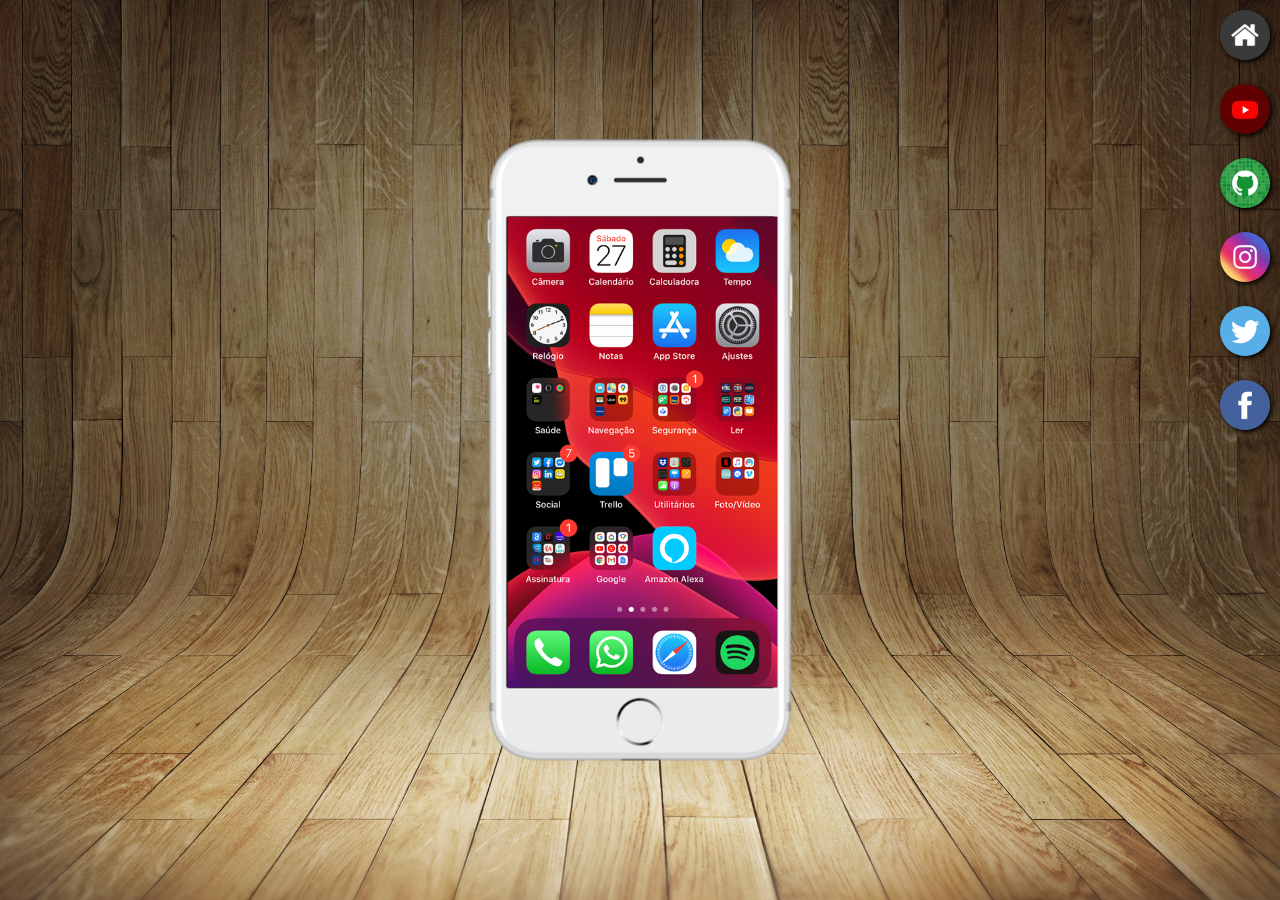
<file: index.html>
<!DOCTYPE html>
<html lang="en">
<head>
    <meta charset="UTF-8">
    <meta name="viewport" content="width=device-width, initial-scale=1.0">
    <title>projeto redes sociais</title>
    <link rel="shortcut icon" href="favicon.ico" type="image/x-icon">
    <link rel="stylesheet" href="estilos/style.css">
</head>
<body>
<main>
<section id="telefone">
<iframe src="/home.html" name="tela" id="tela" frameborder="0">

    seu navegador não é compartível

</iframe>
</section>

<section id="redes-sociais">
<a href="./home.html" target="tela"><img src="./imagens/logo-home.jpg" alt="home"></a><br>

<a href="./youtube.html" target="tela"><img src="./imagens/logo-youtube.jpg" alt=""></a><br>

<a href="./github.html" target="tela"><img src="./imagens/logo-github.jpg" alt=""></a><br>

<a href="./instagram.html" target="tela"><img src="./imagens/logo-instagram.jpg" alt=""></a><br>

<a href="./twiiter.html" target="tela"><img src="./imagens/logo-twitter.jpg" alt=""></a><br>
<a href="./facebook.html" target="tela"><img src="./imagens/logo-facebook.jpg" alt=""></a><br>


</section>

</main>
    
</body>
</html>
</file>
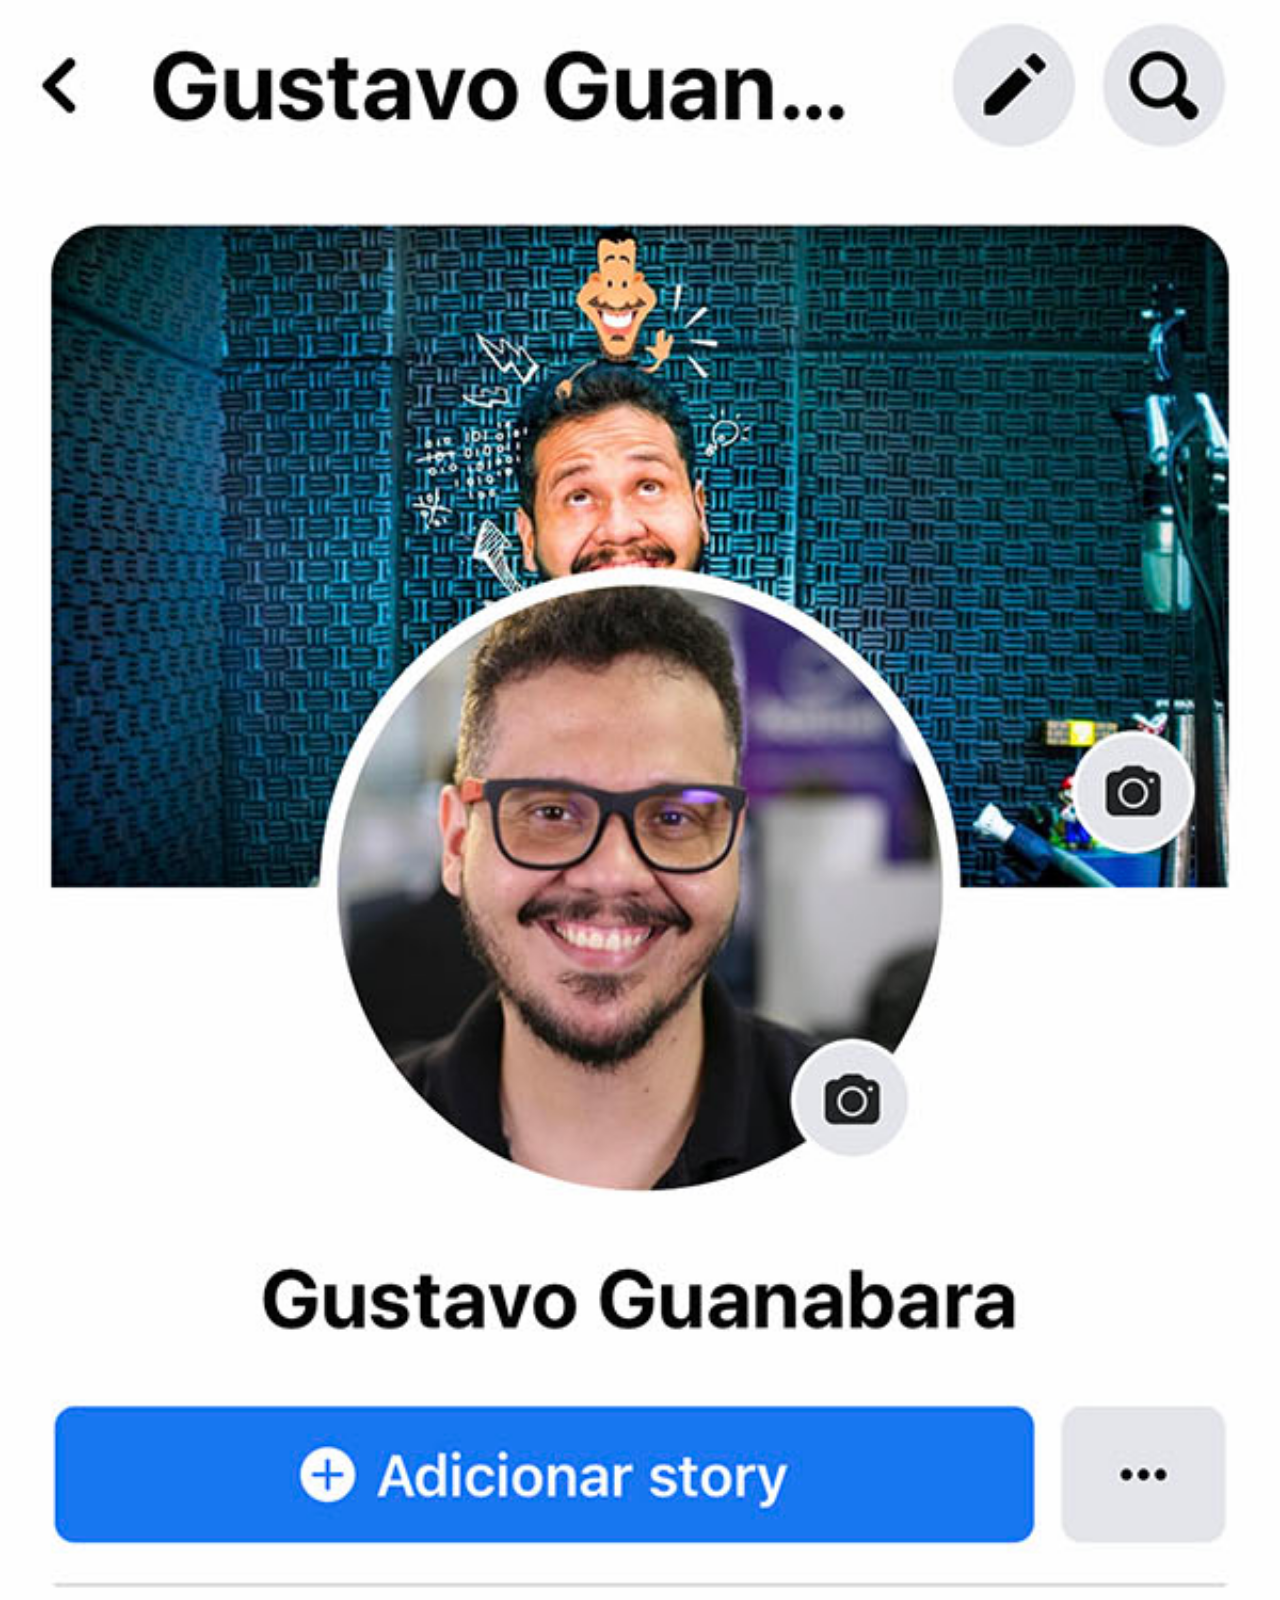
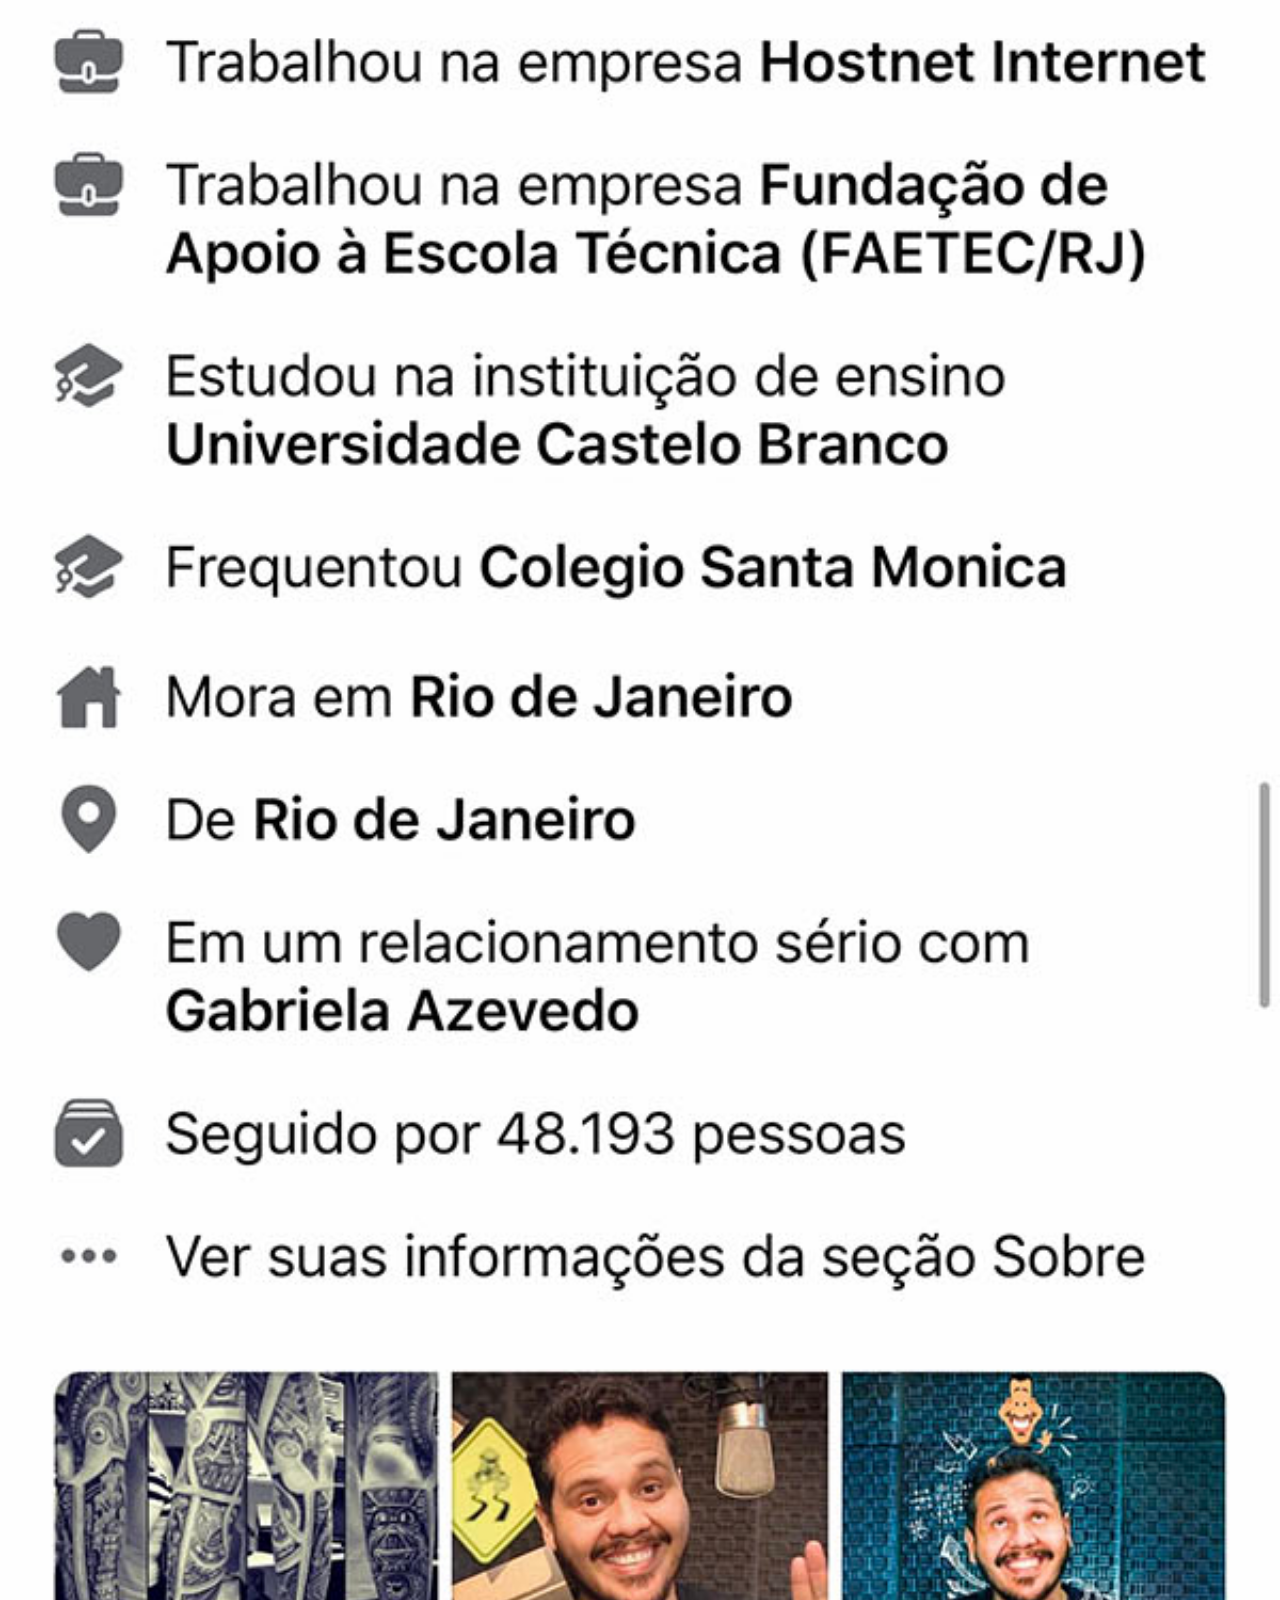
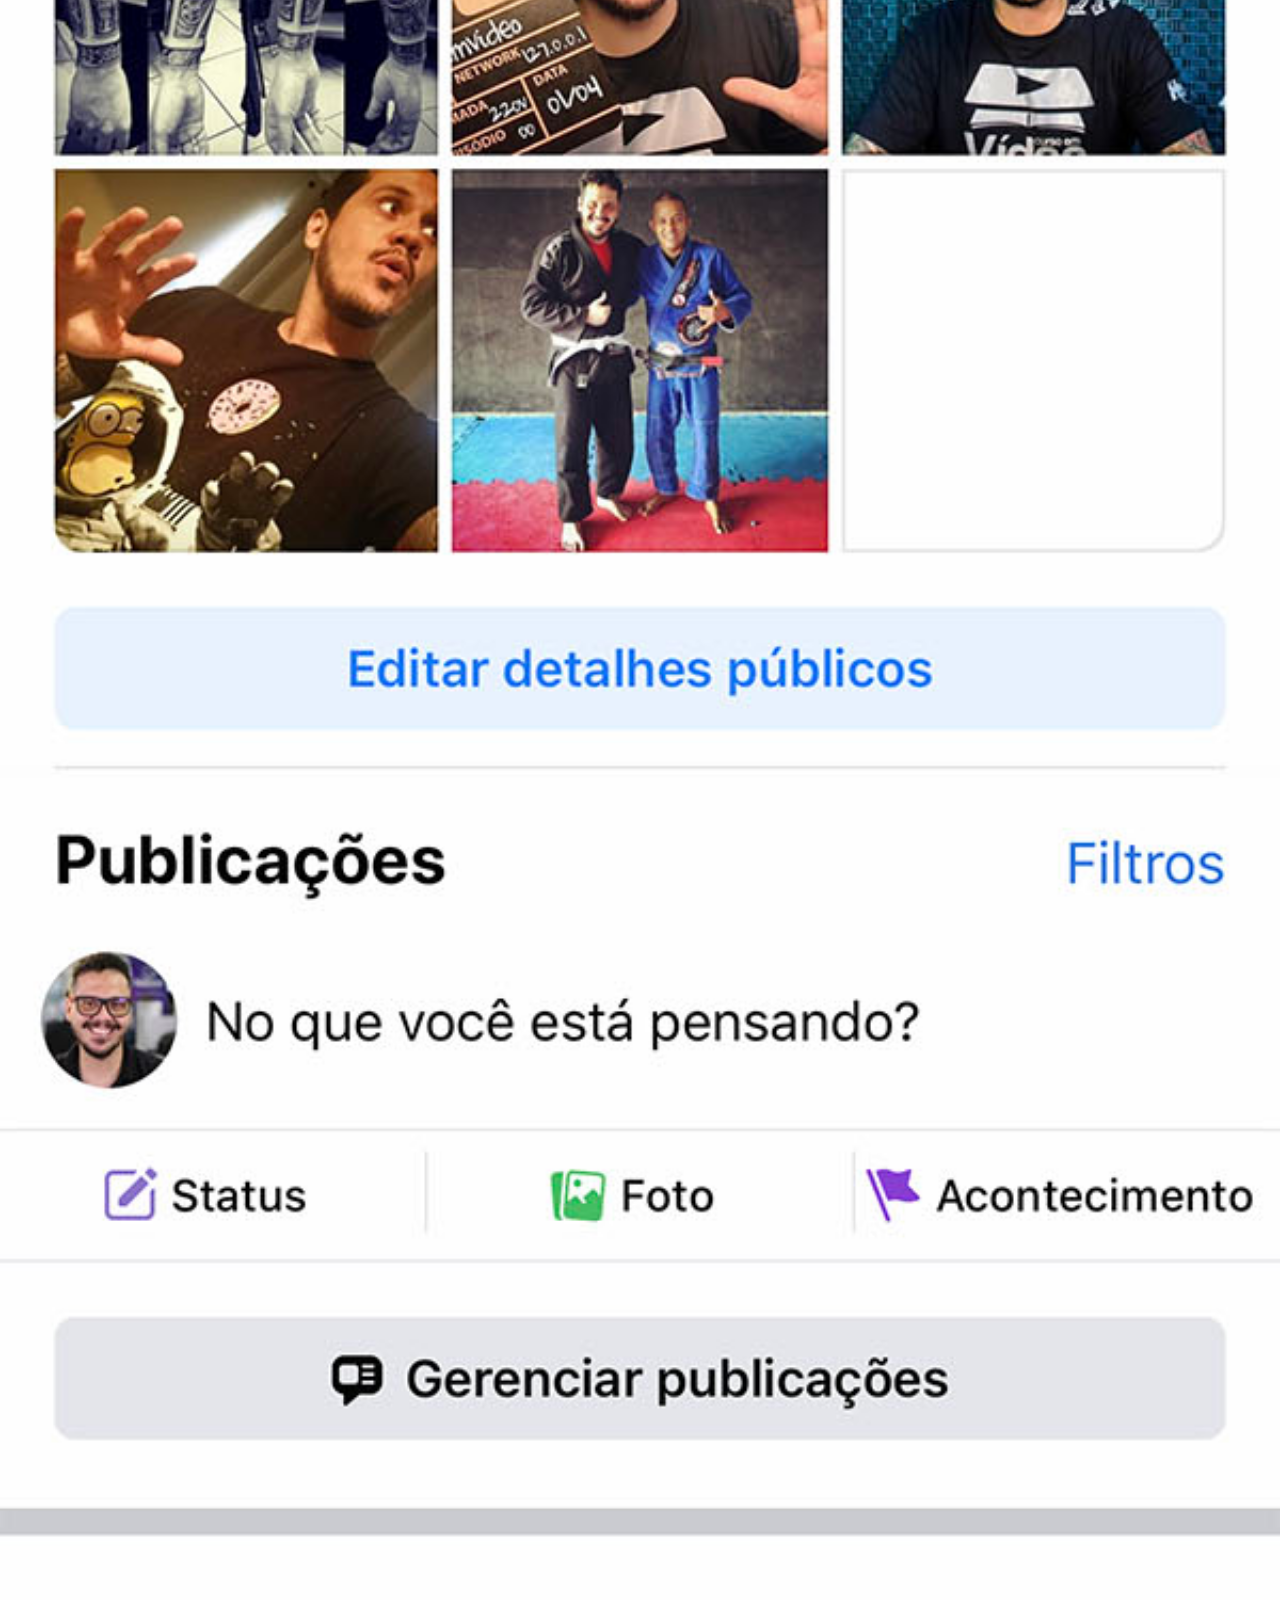
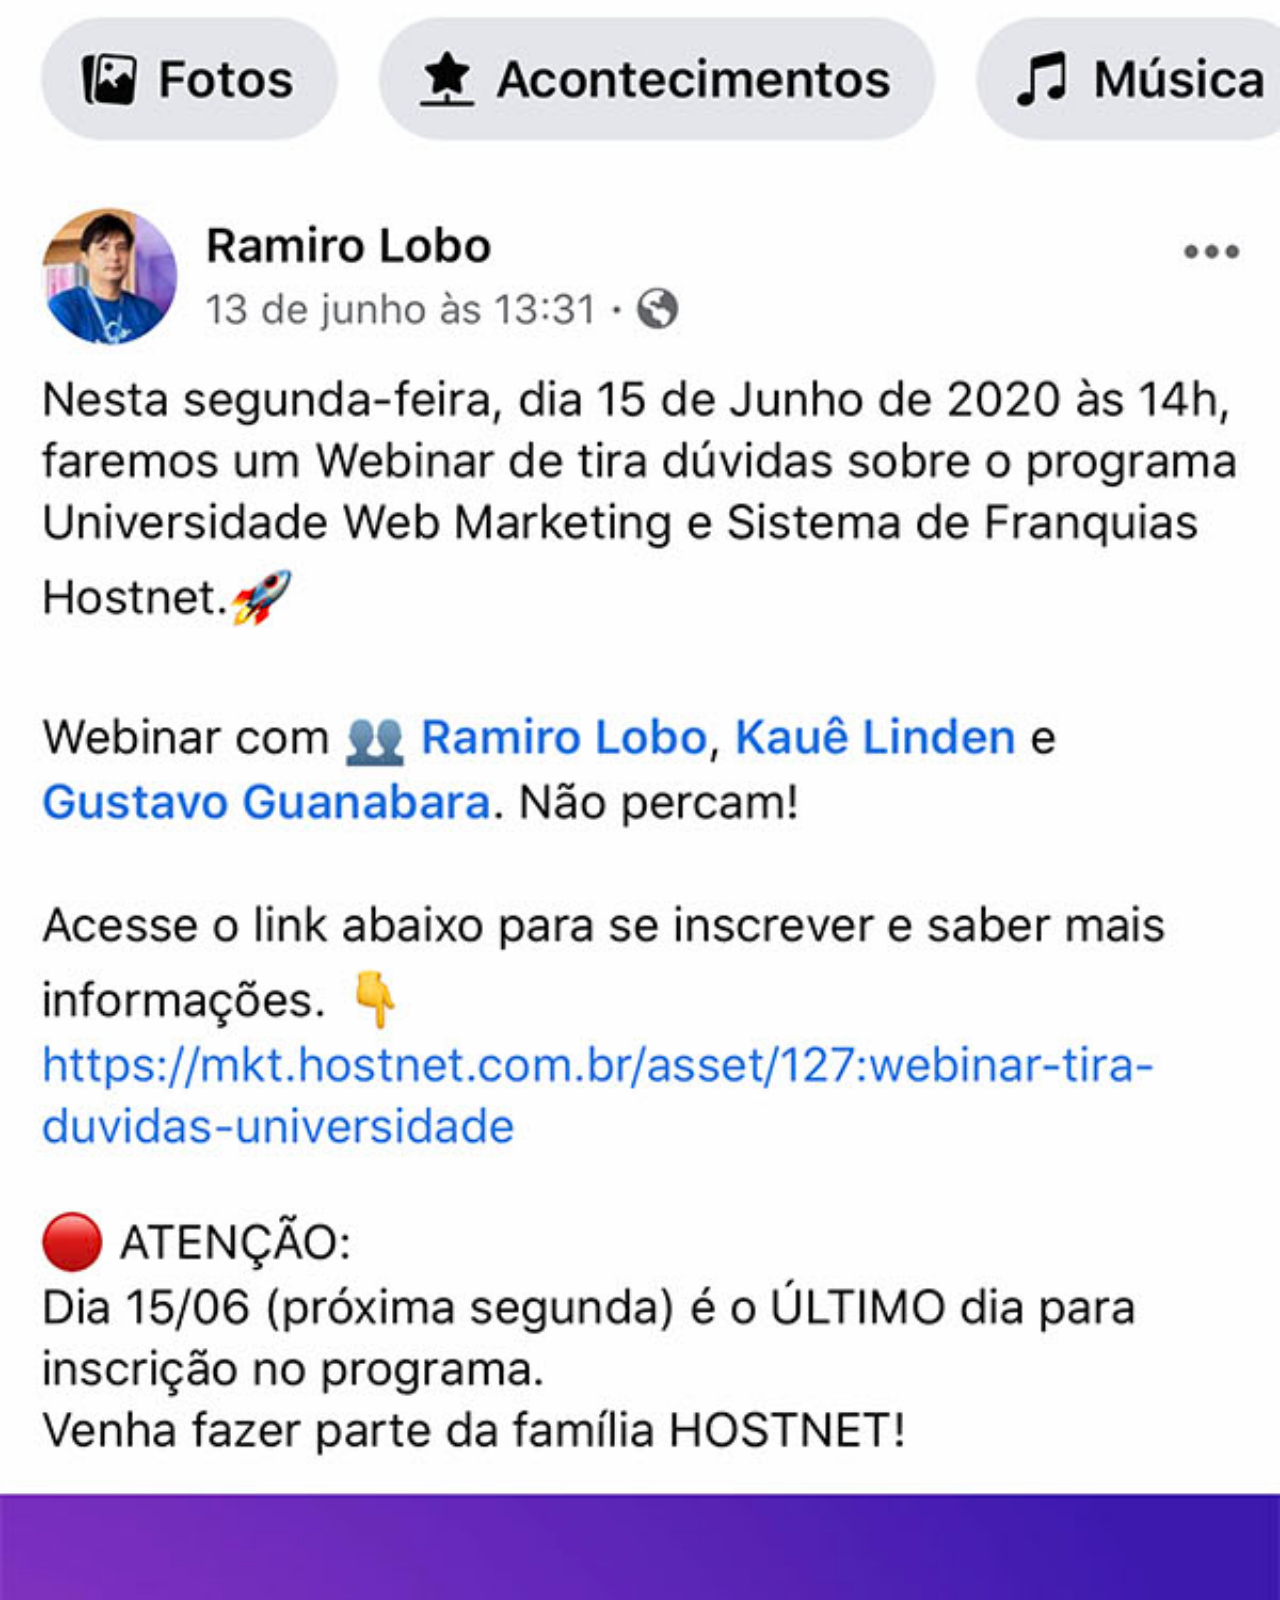
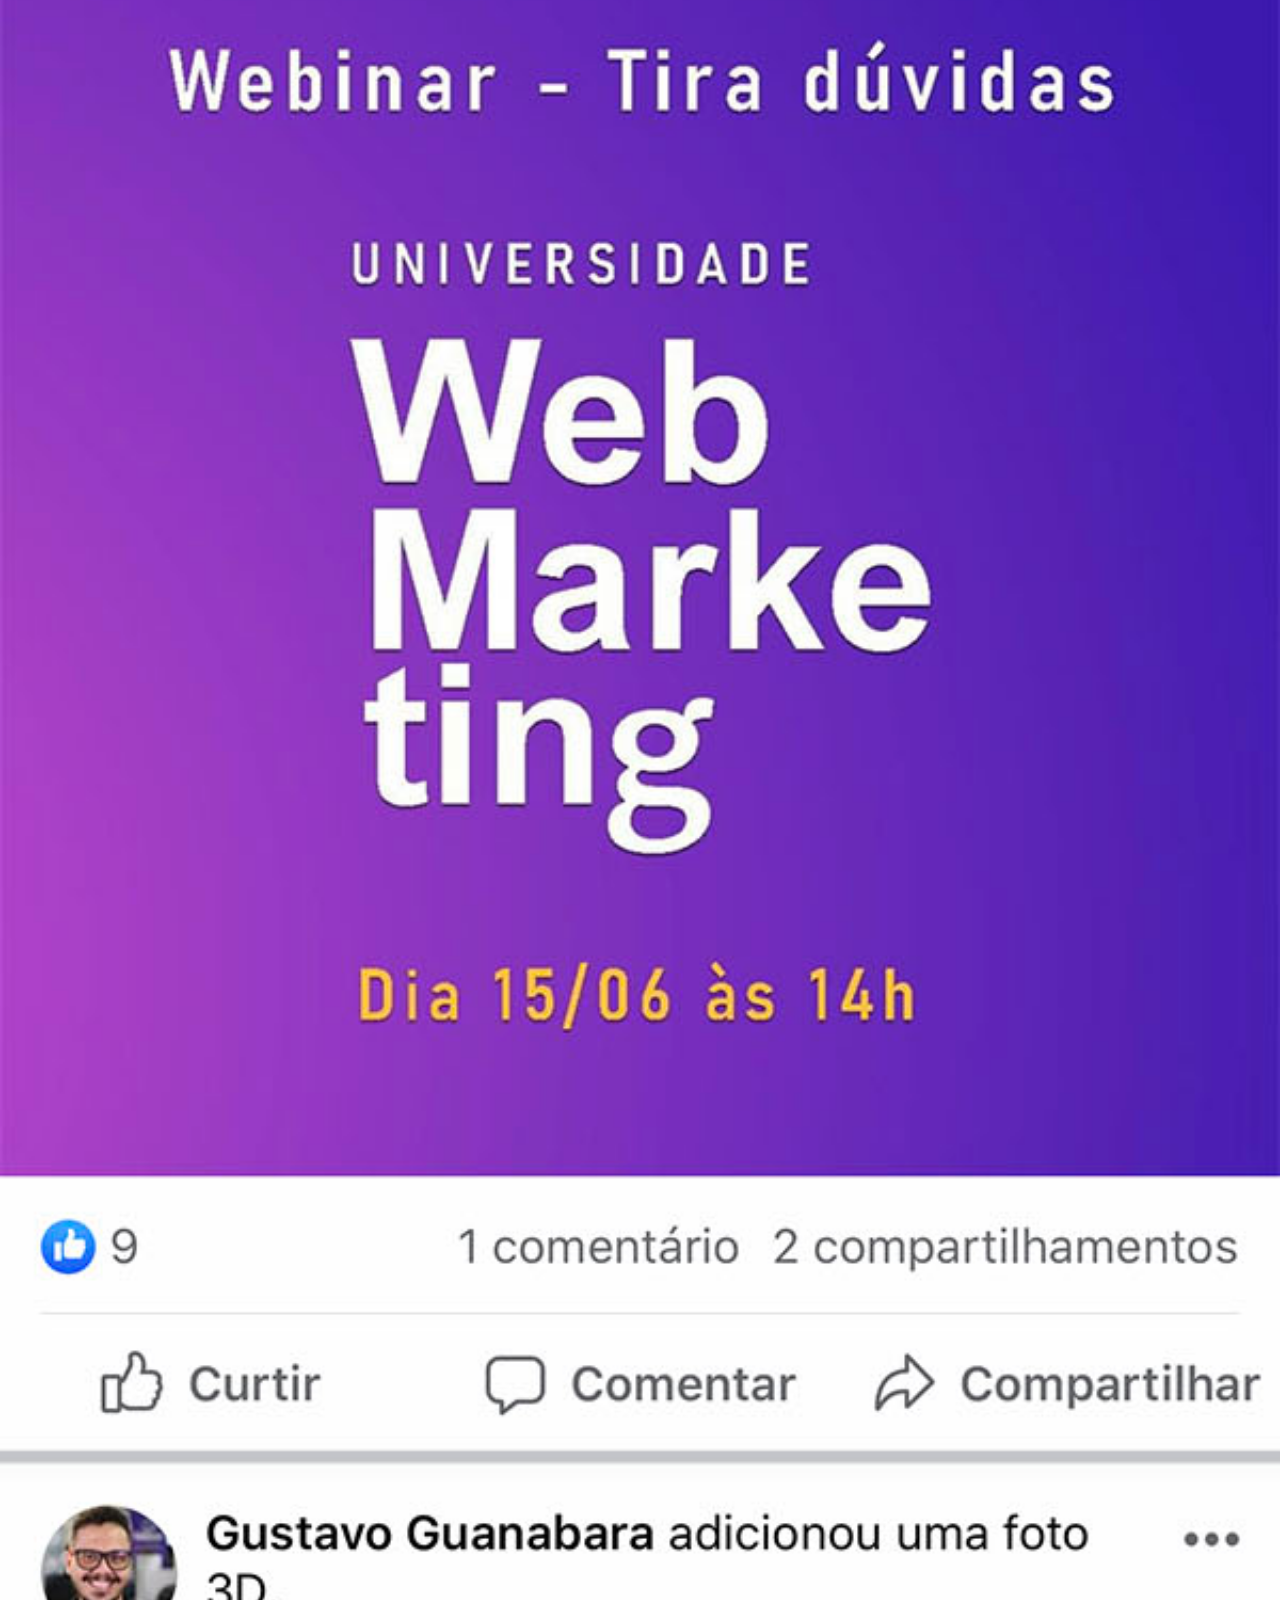
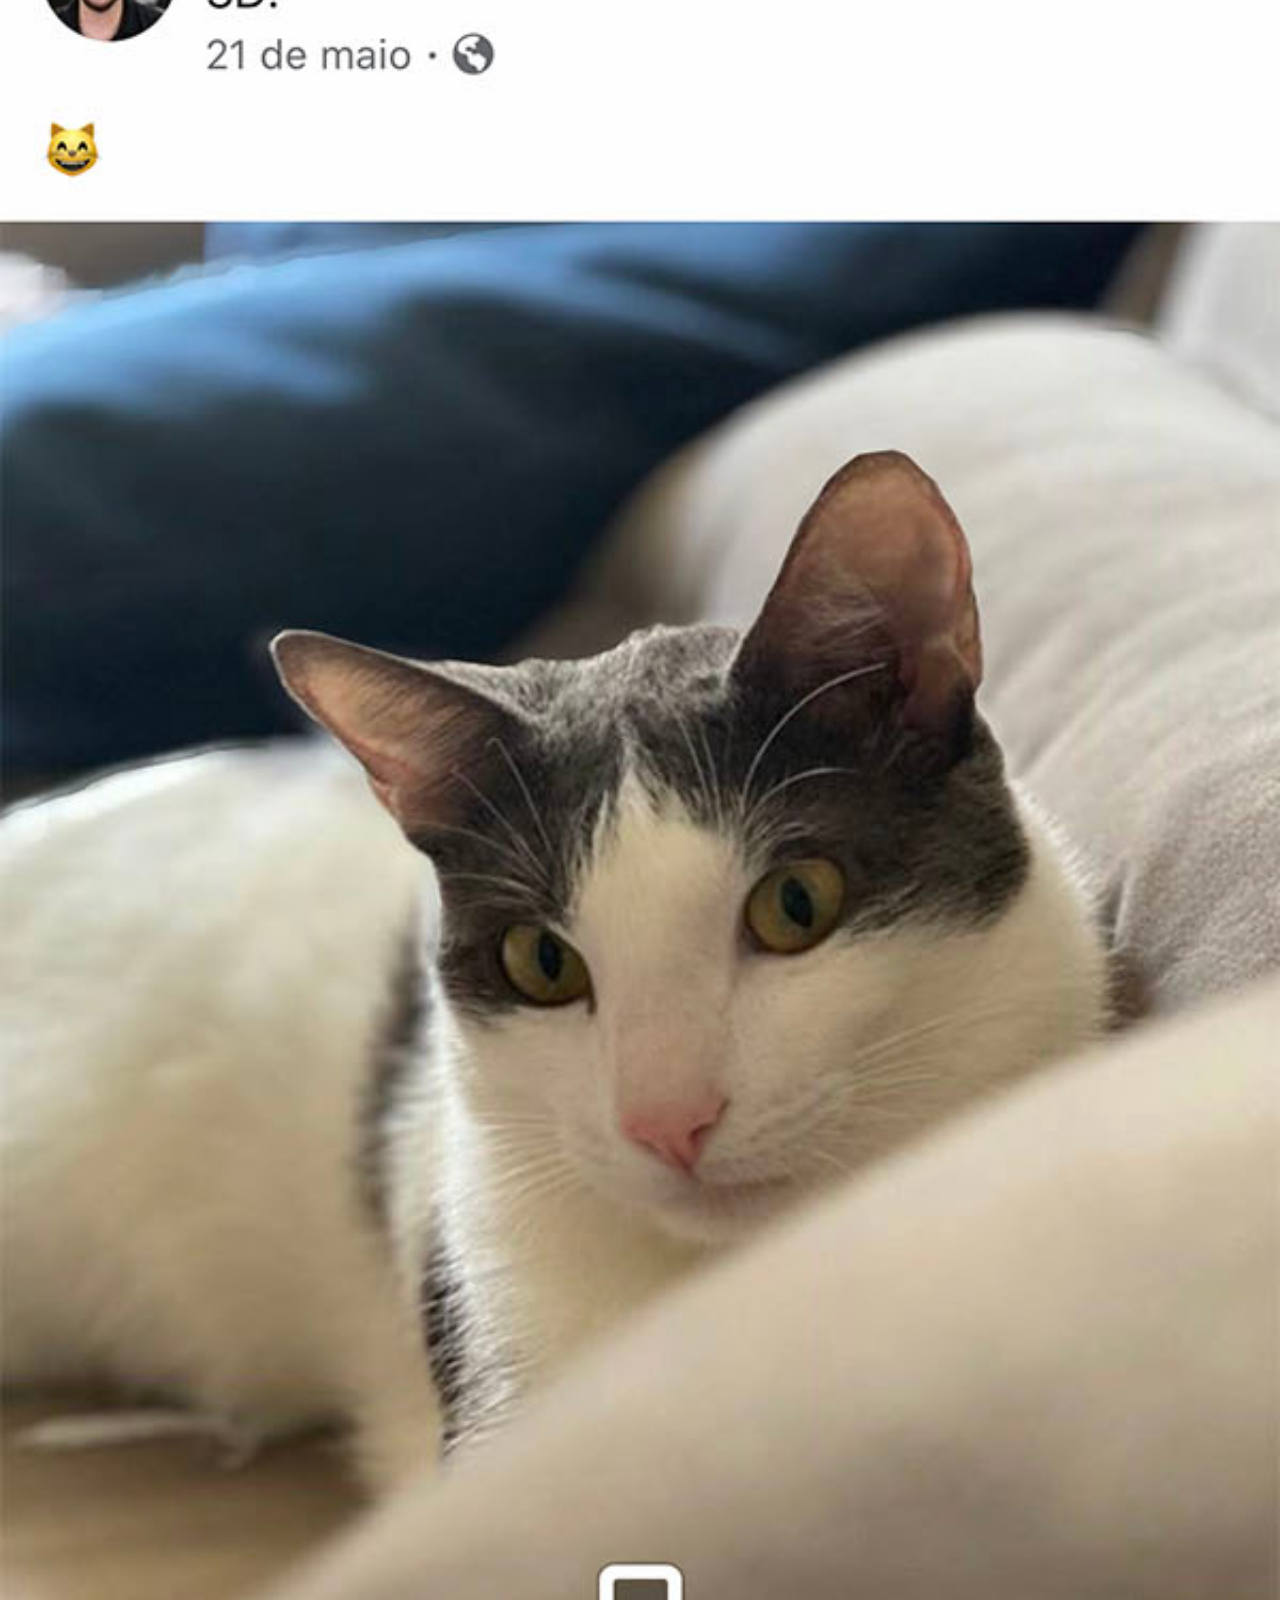
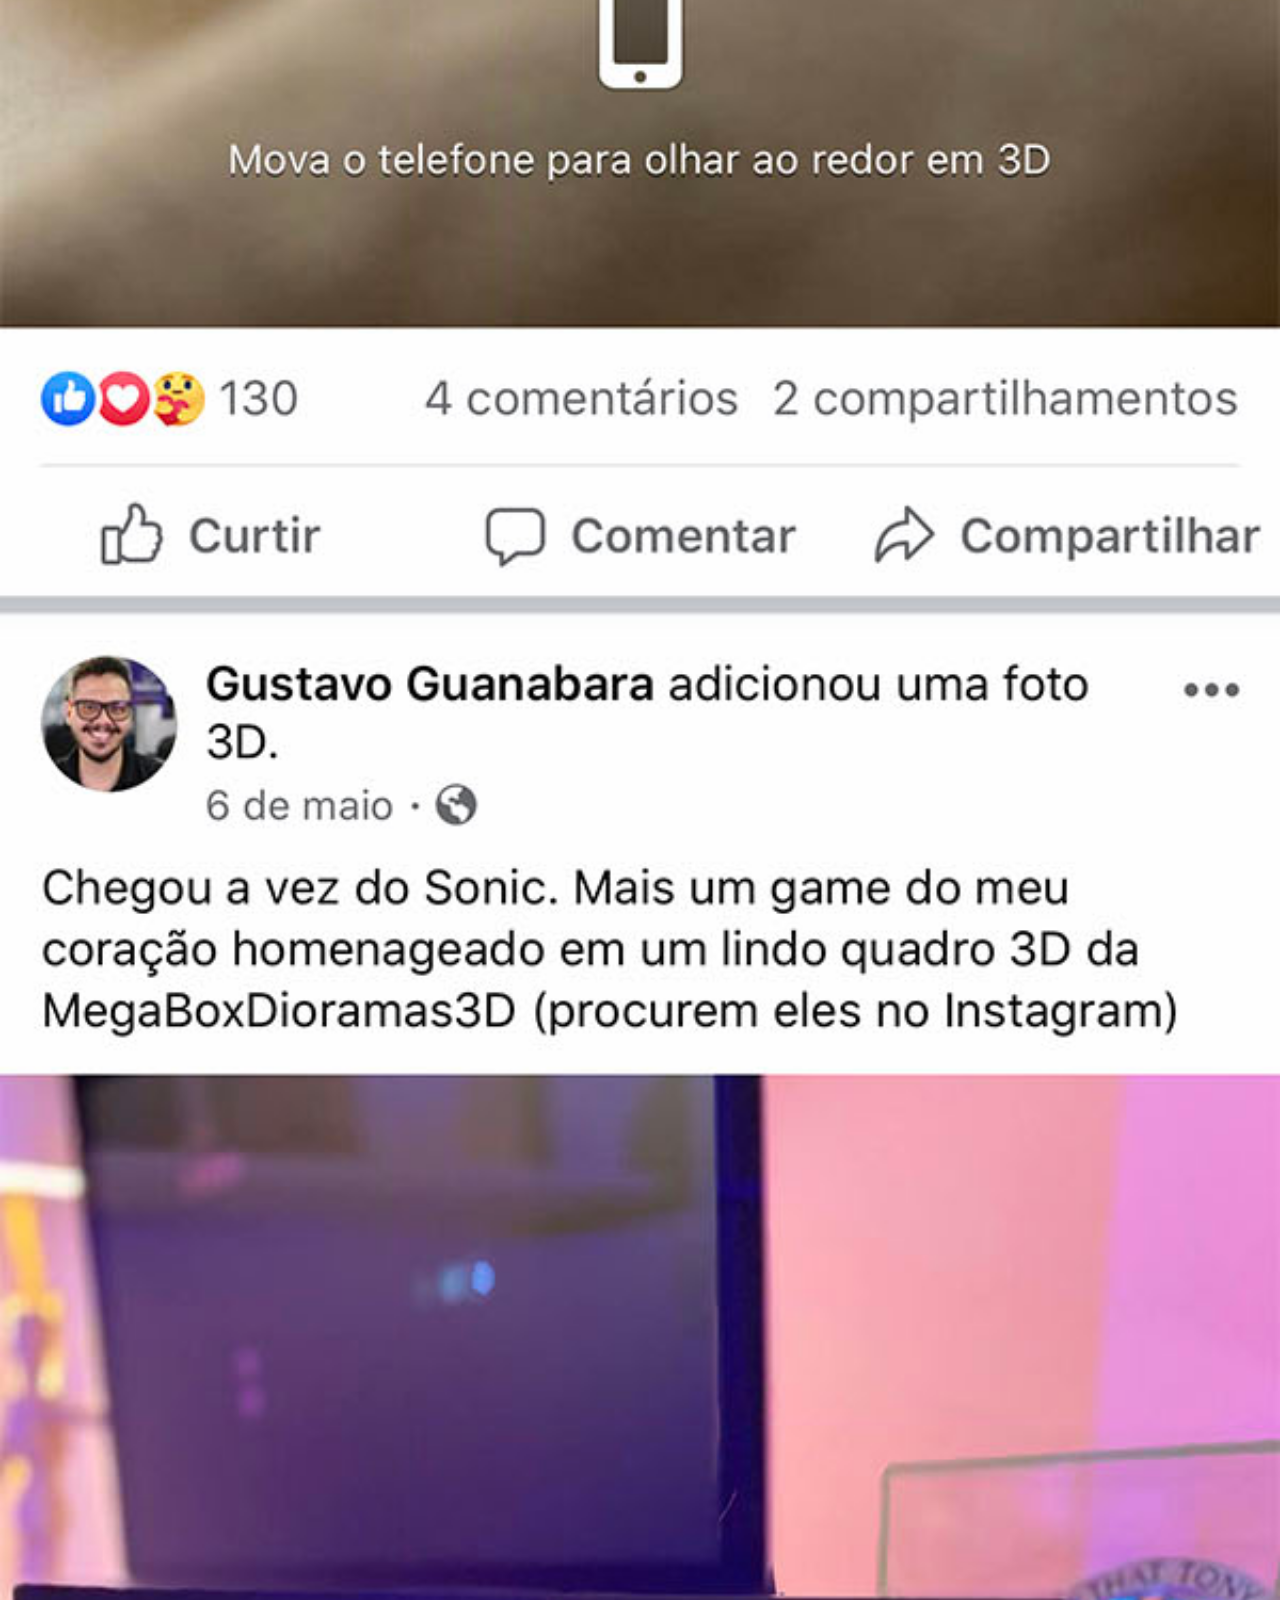
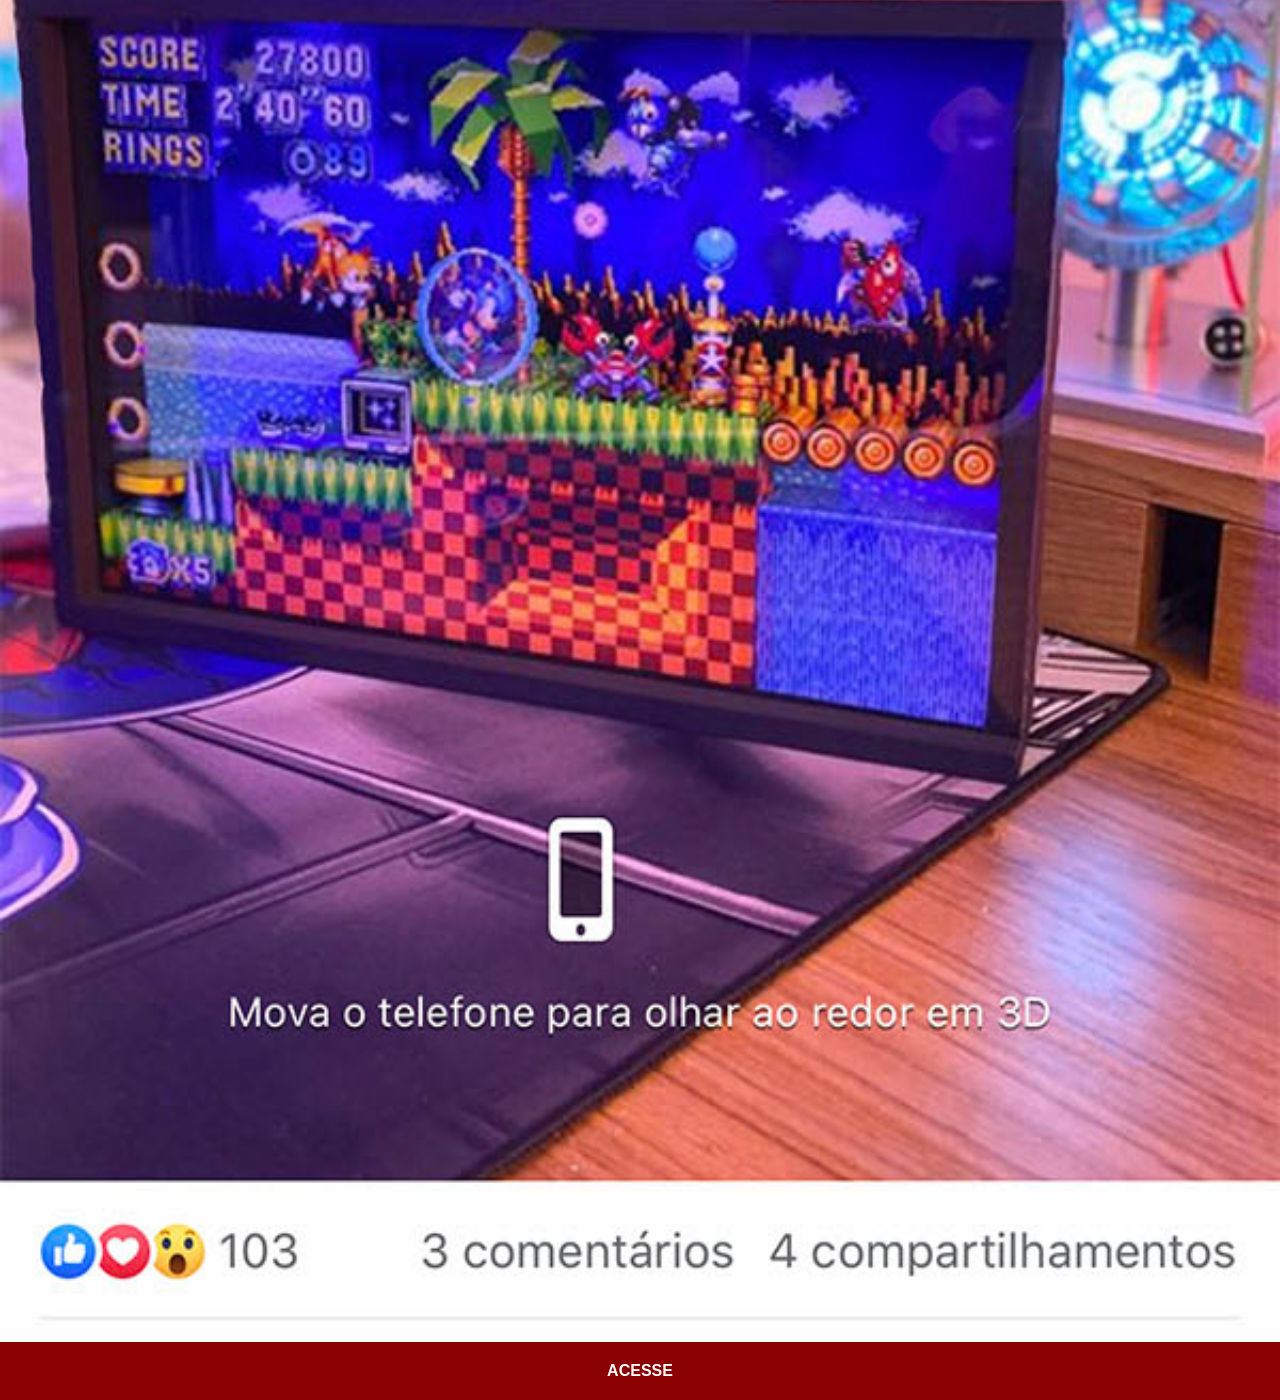
<file: facebook.html>
<!DOCTYPE html>
<html lang="en">
<head>
    <meta charset="UTF-8">
    <meta name="viewport" content="width=device-width, initial-scale=1.0">
    <title>Facebook</title>
    <link rel="stylesheet" href="imagens/social.css">
</head>
<body>

    <img src="./imagens/tela-facebook.jpg" alt="">
    <a href="">ACESSE</a>
    
</body>
</html>
</file>
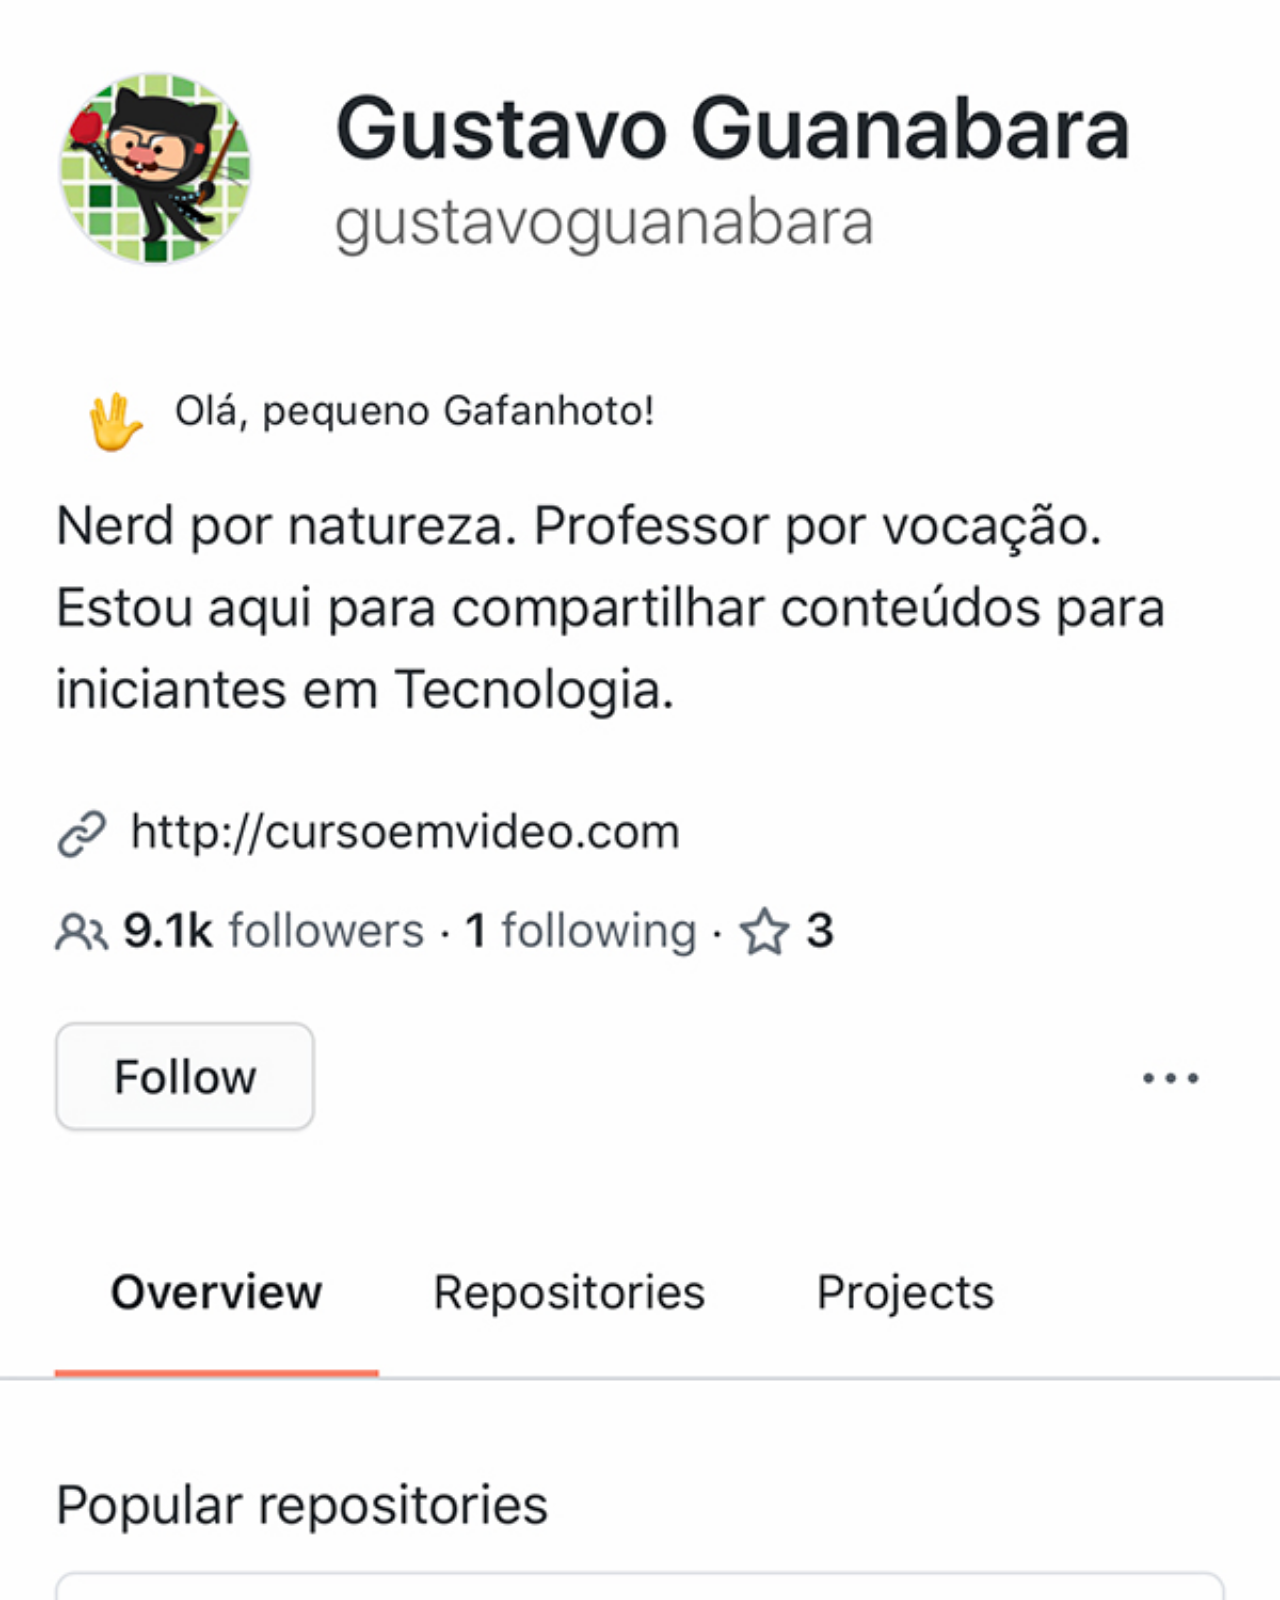
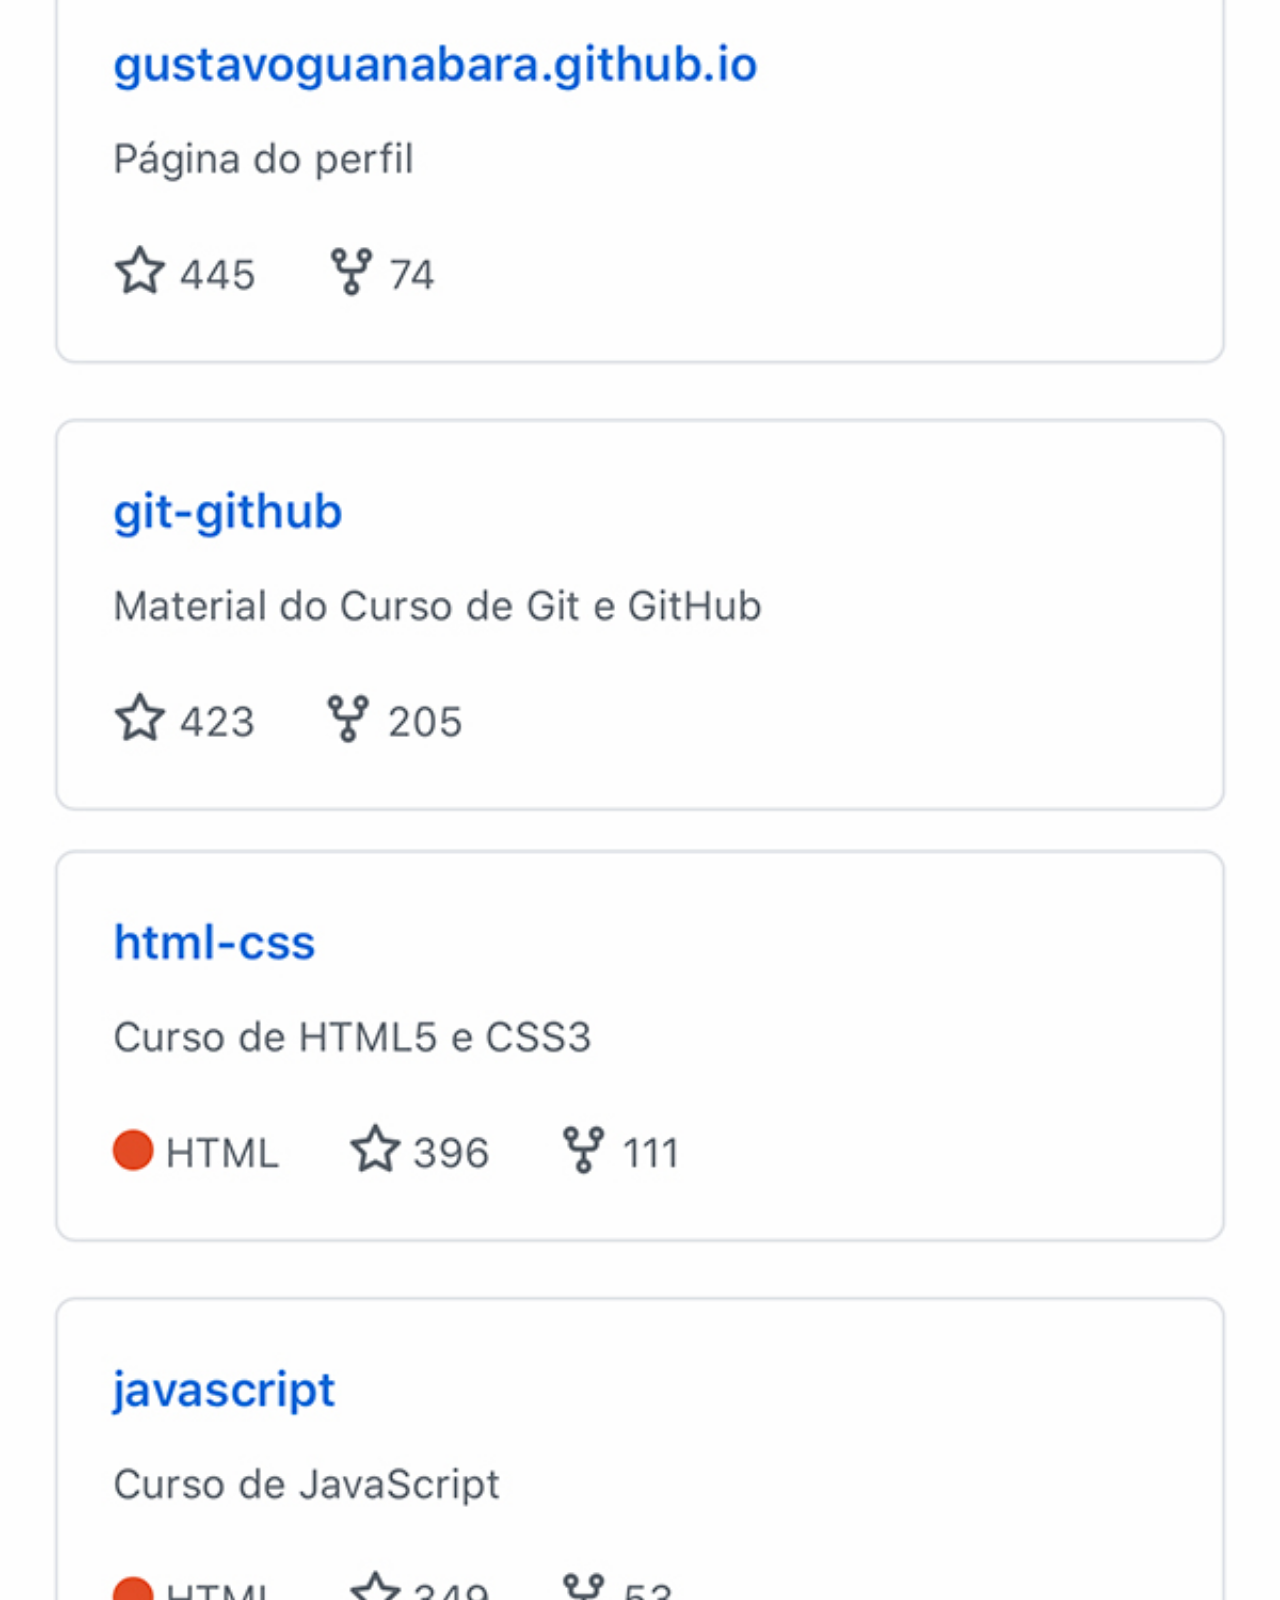
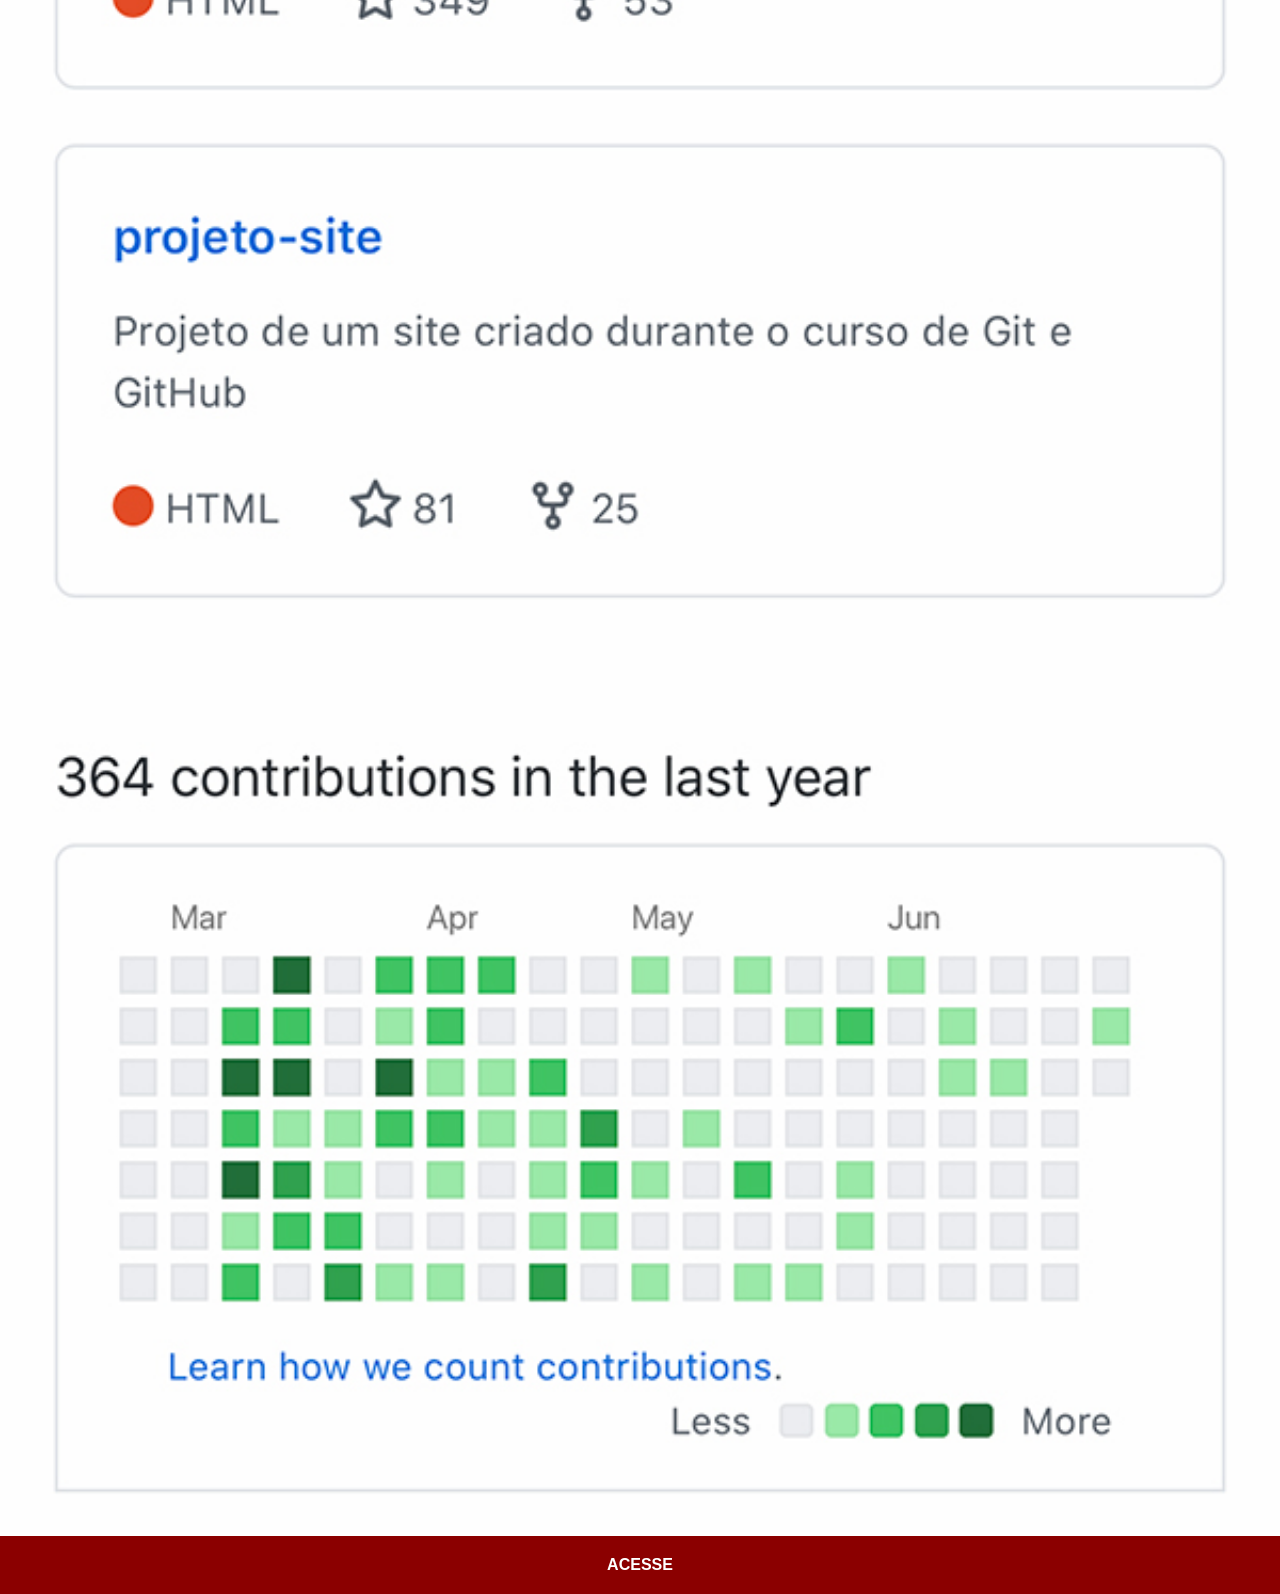
<file: github.html>
<!DOCTYPE html>
<html lang="en">
<head>
    <meta charset="UTF-8">
    <meta name="viewport" content="width=device-width, initial-scale=1.0">
    <title>Github</title>
    <link rel="stylesheet" href="imagens/social.css">
</head>
<body>

    <img src="./imagens/tela-github.jpg" alt="">
    <a href="">ACESSE</a>
    
</body>
</html>
</file>
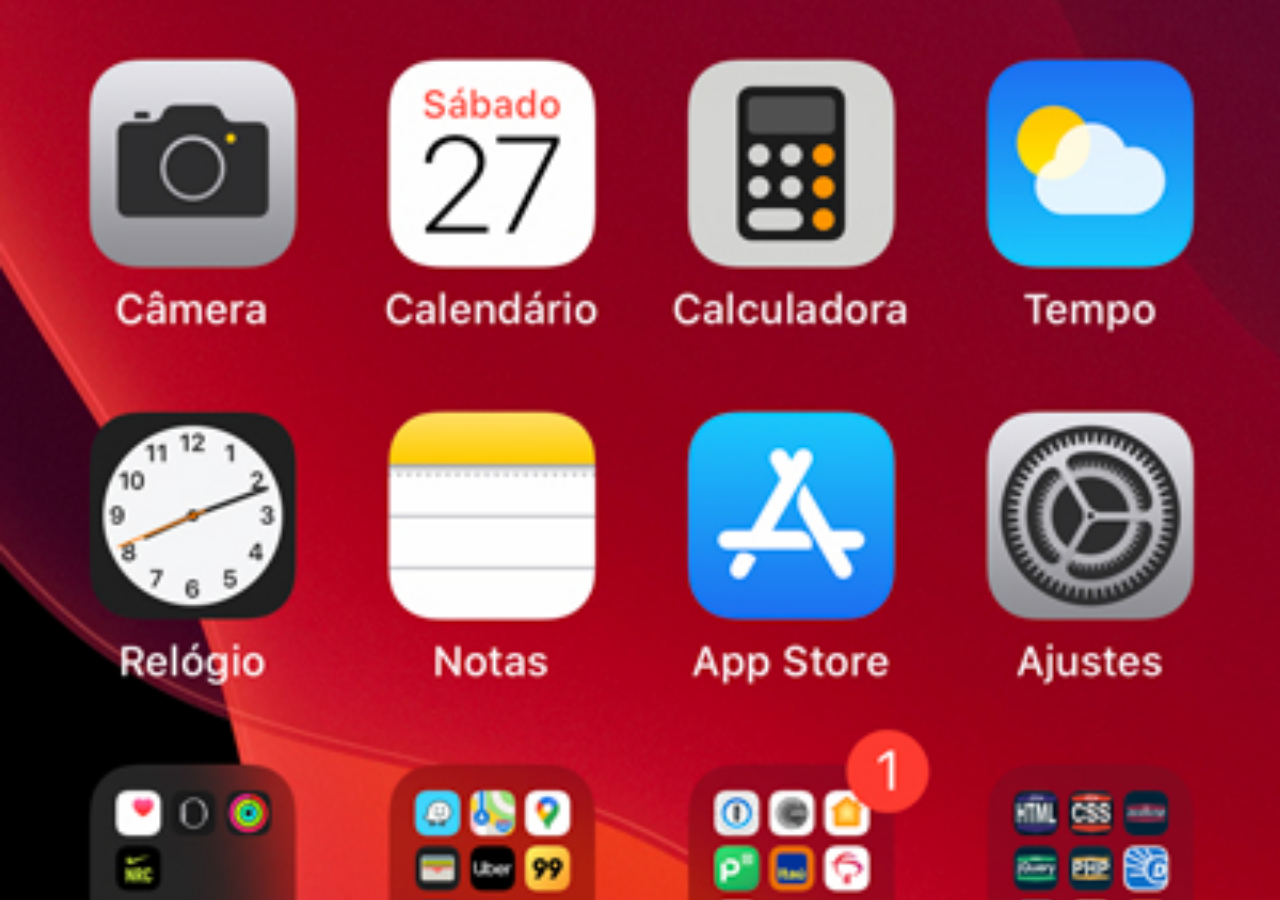
<file: home.html>
<!DOCTYPE html>
<html lang="en">
<head>
    <meta charset="UTF-8">
    <meta name="viewport" content="width=device-width, initial-scale=1.0">
    <title>home</title>

    <style>

   * {margin: 0px;
padding: 0px;}

body {width: 100vw;
height: 100vh;

background: black url("/imagens/tela-home.jpg") no-repeat top center;
background-size: cover;}


    </style>
</head>
<body>
    
</body>
</html>
</file>
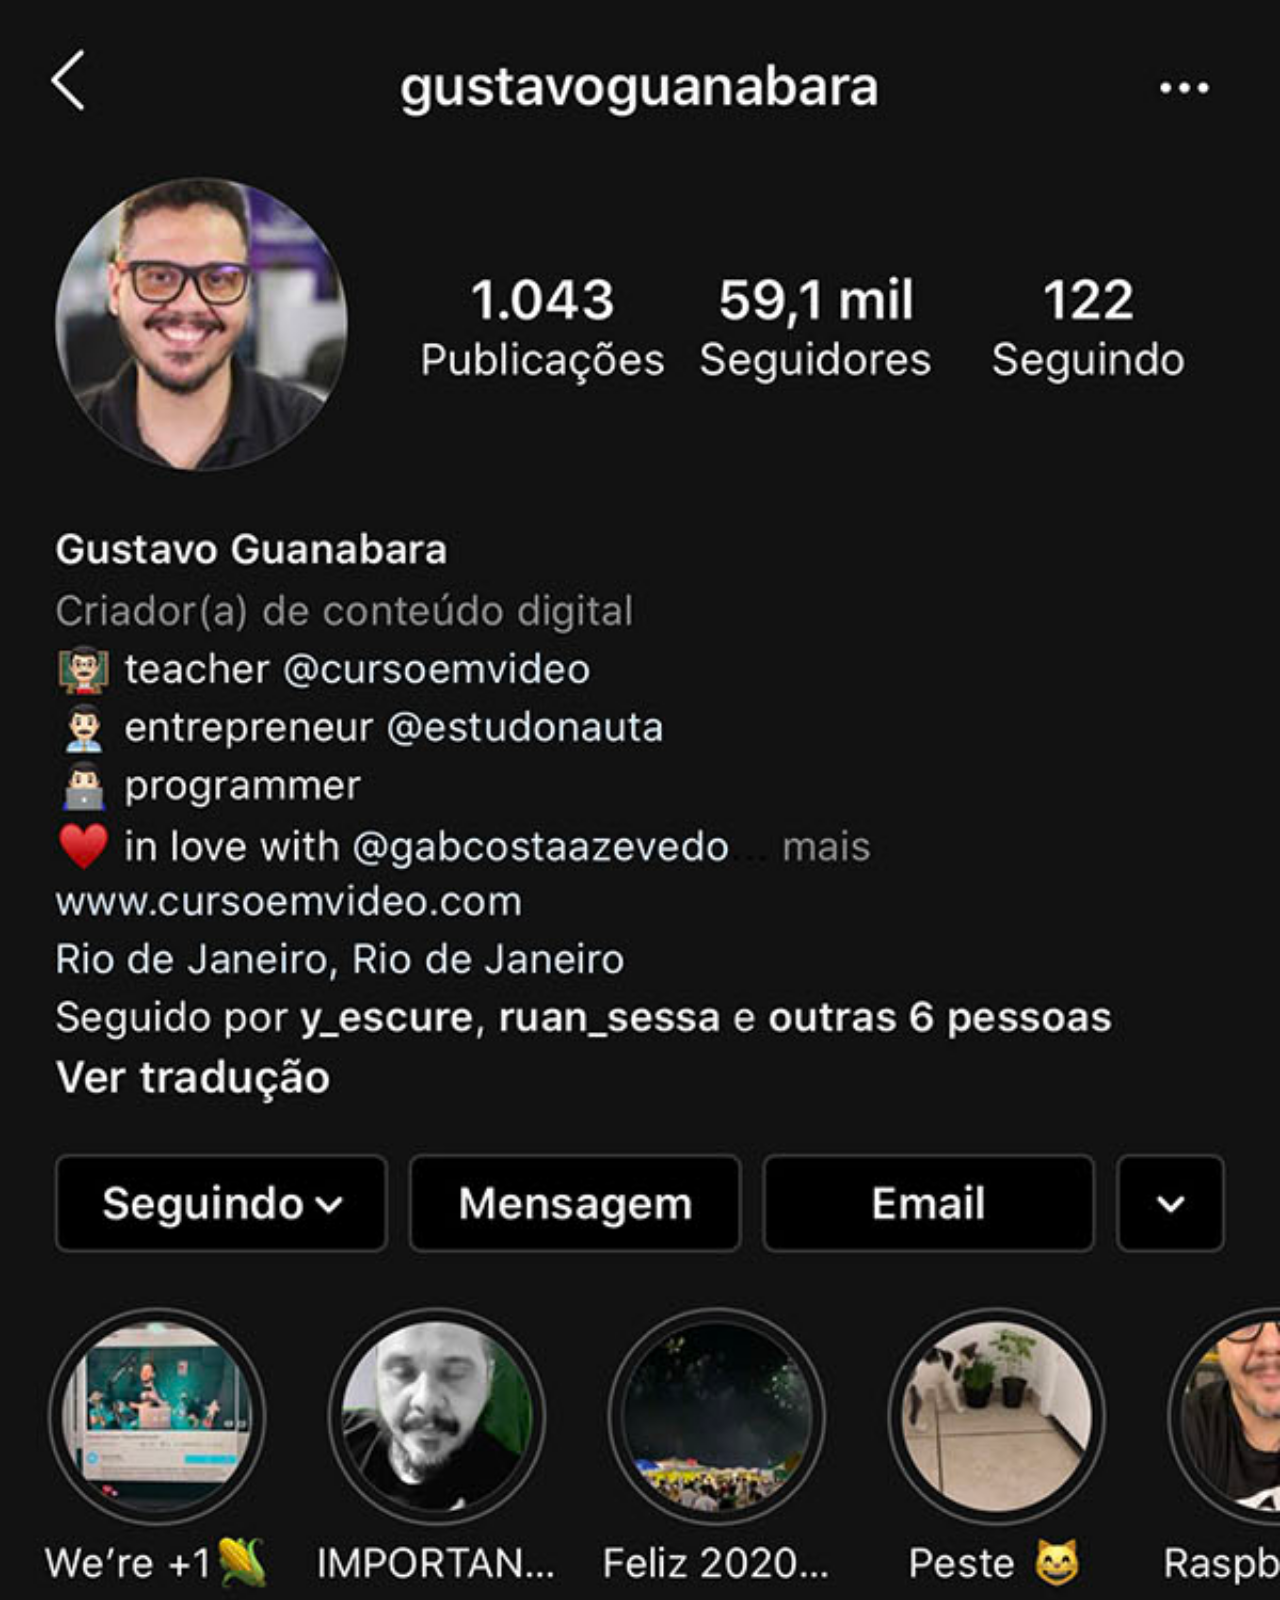
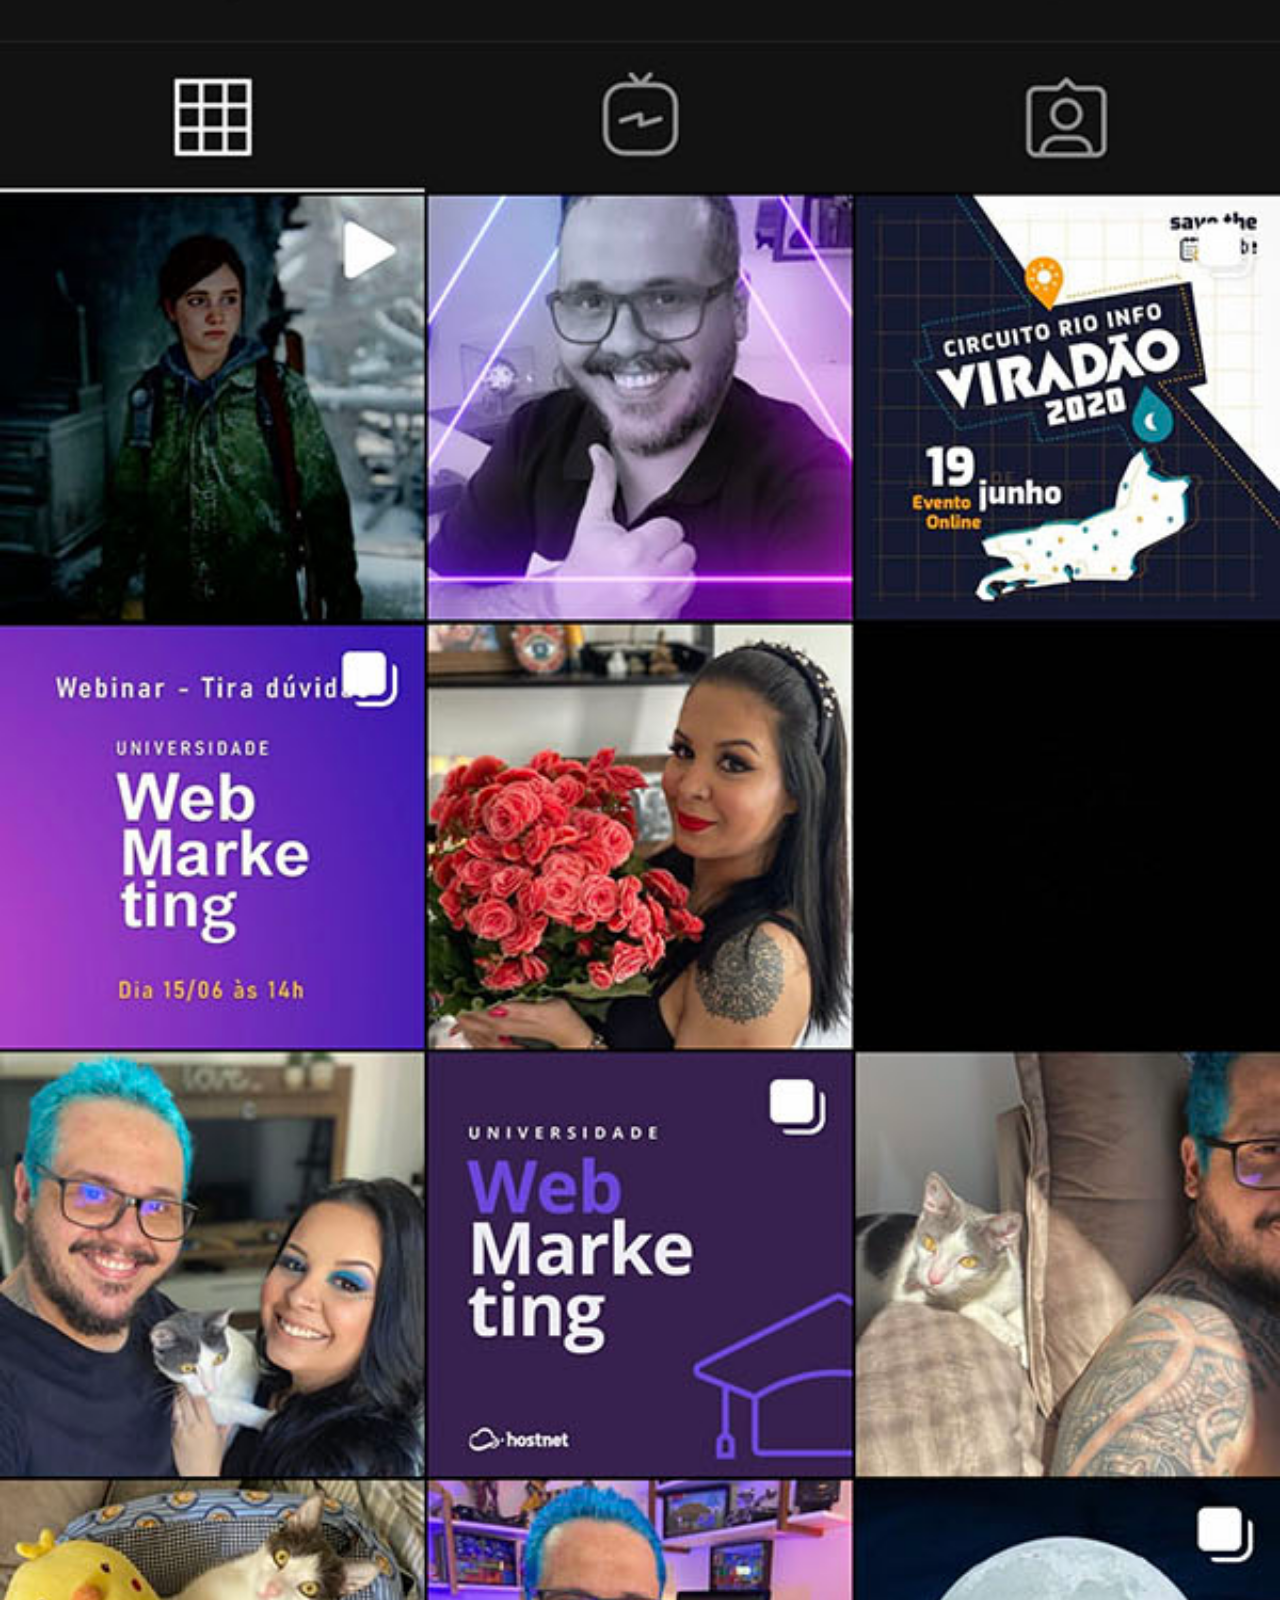
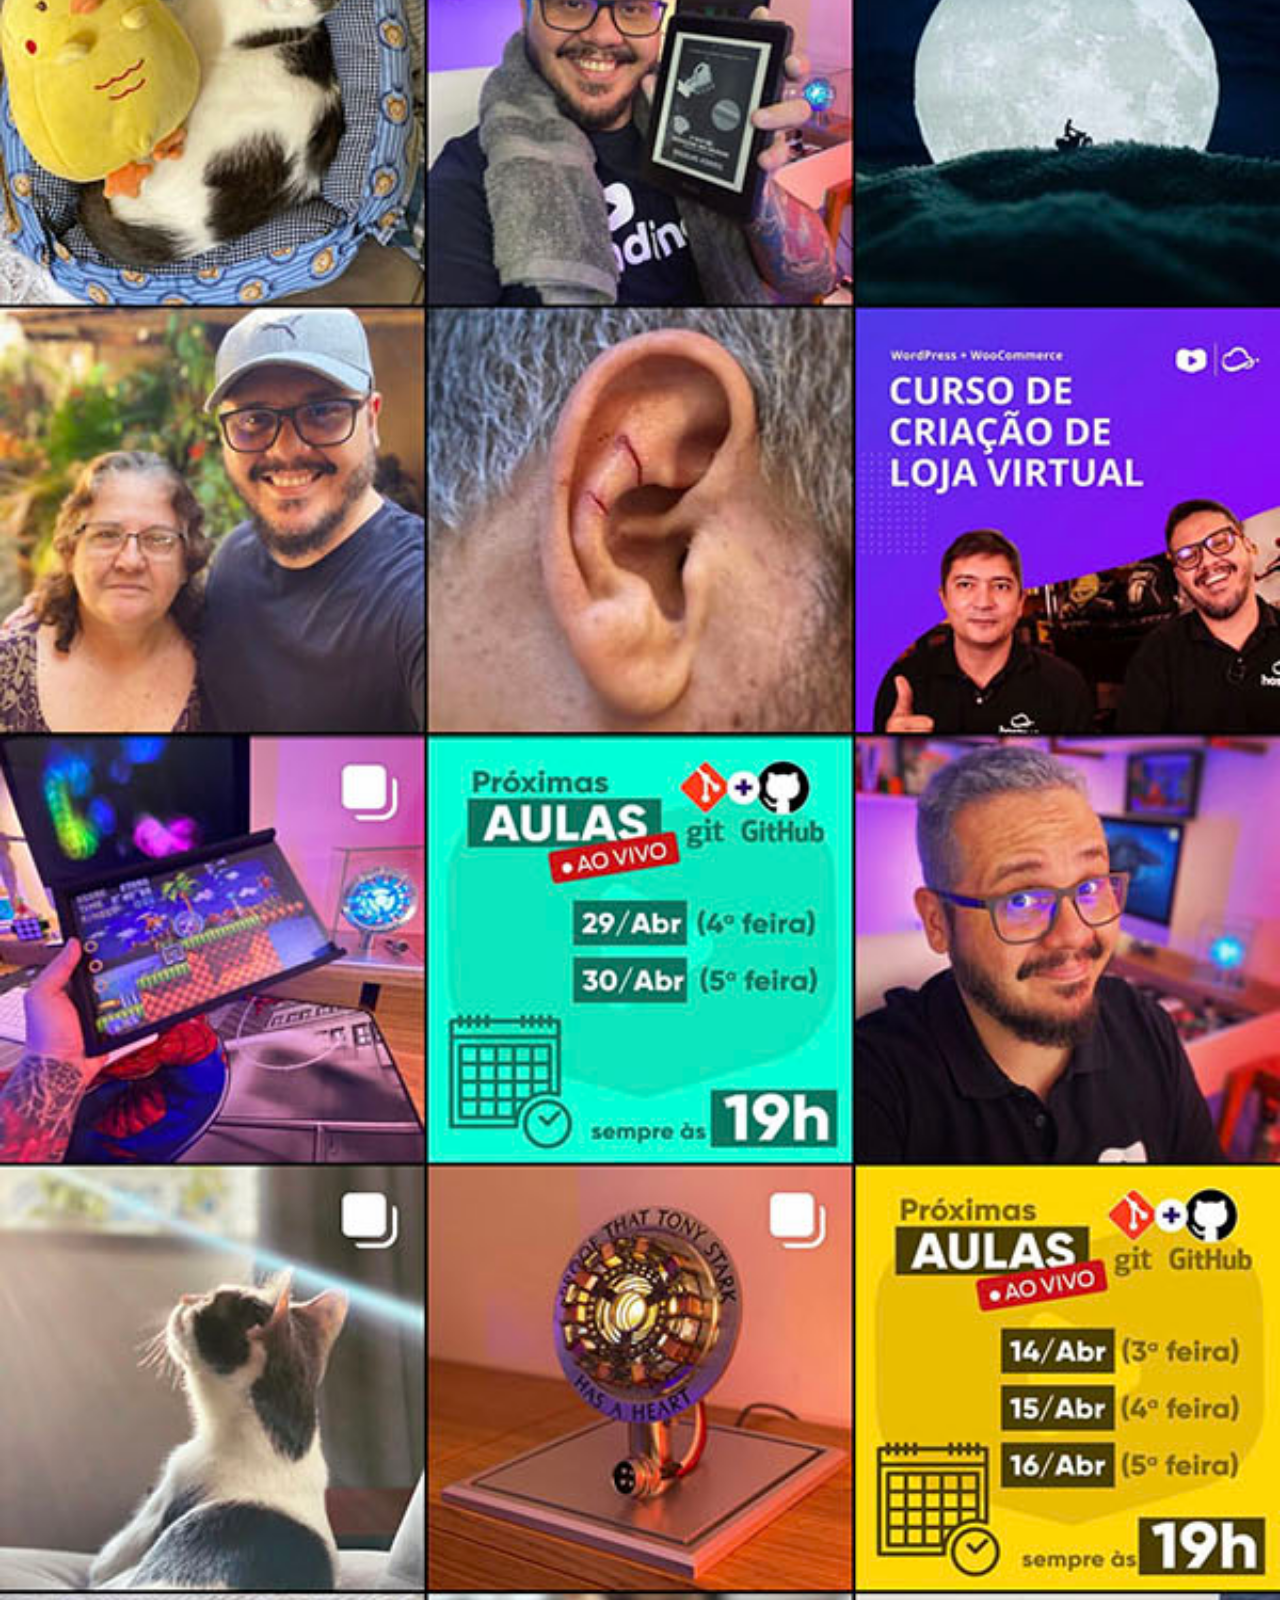
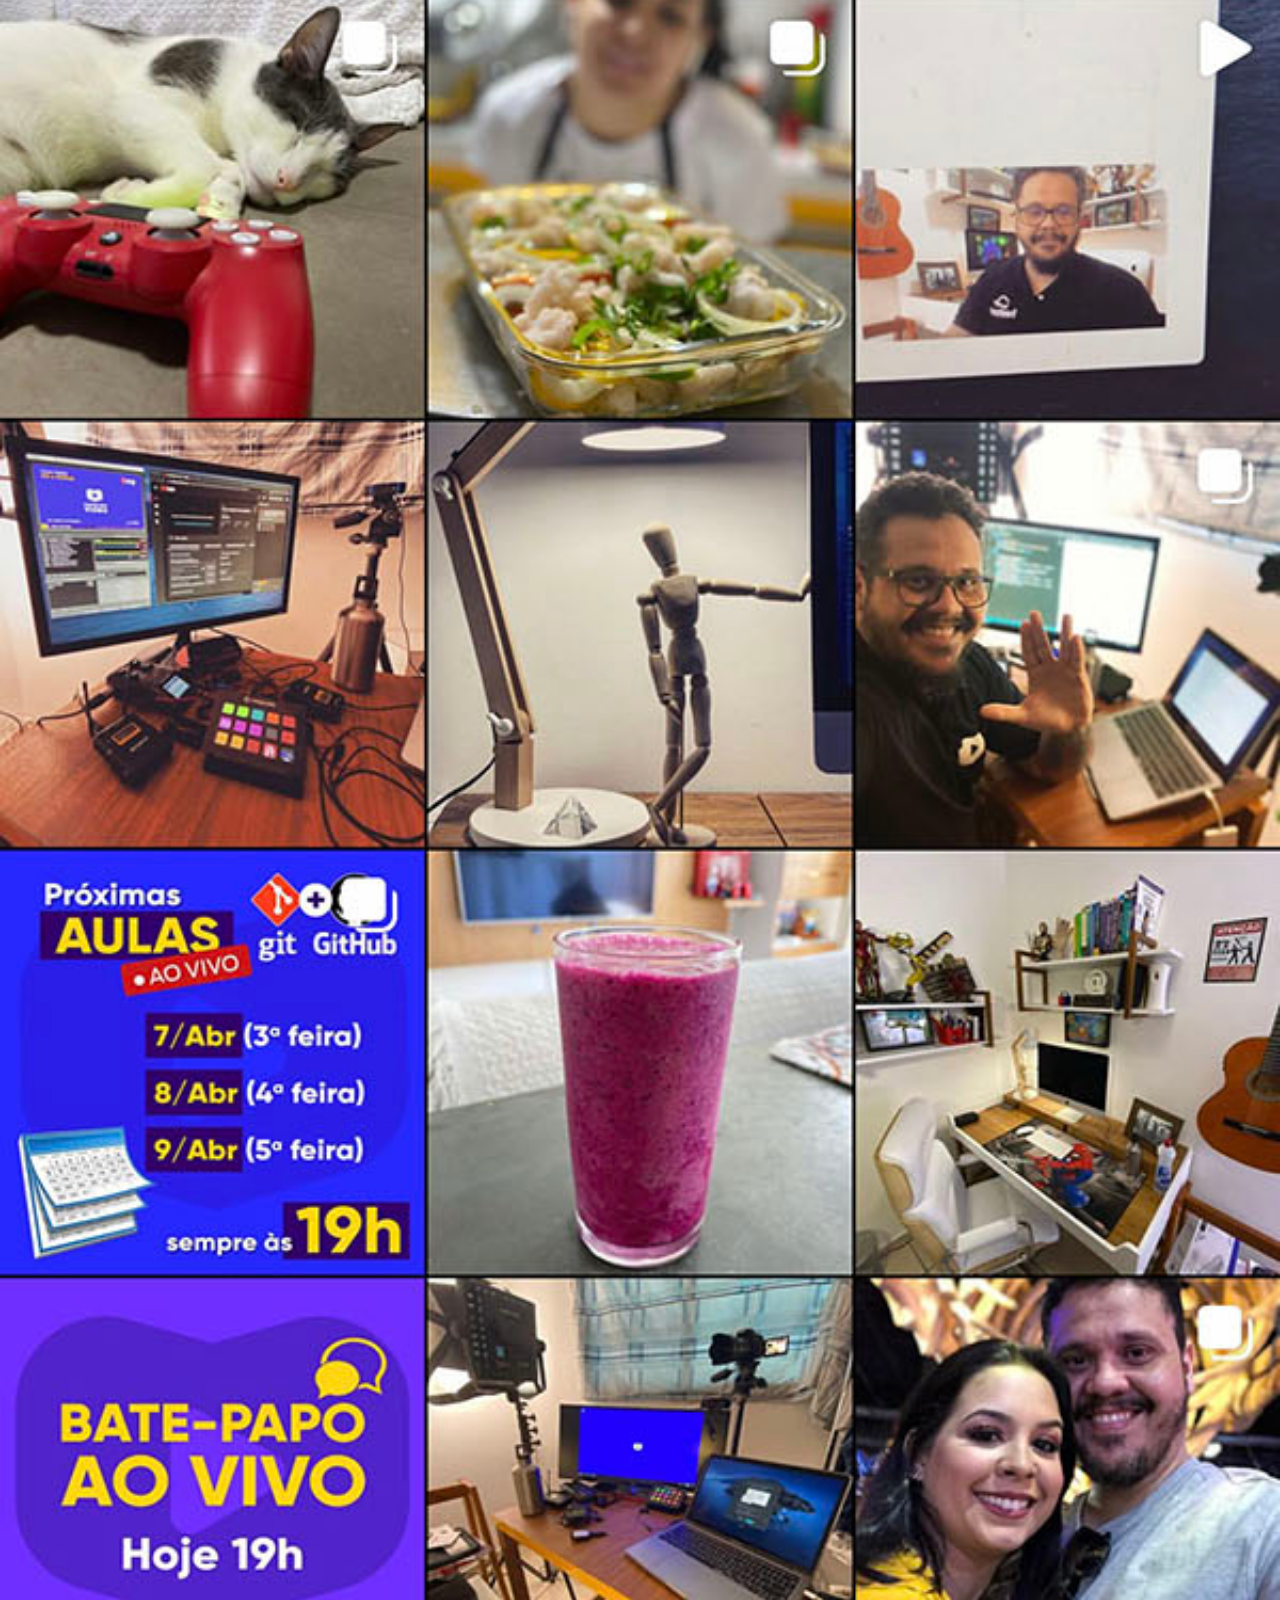
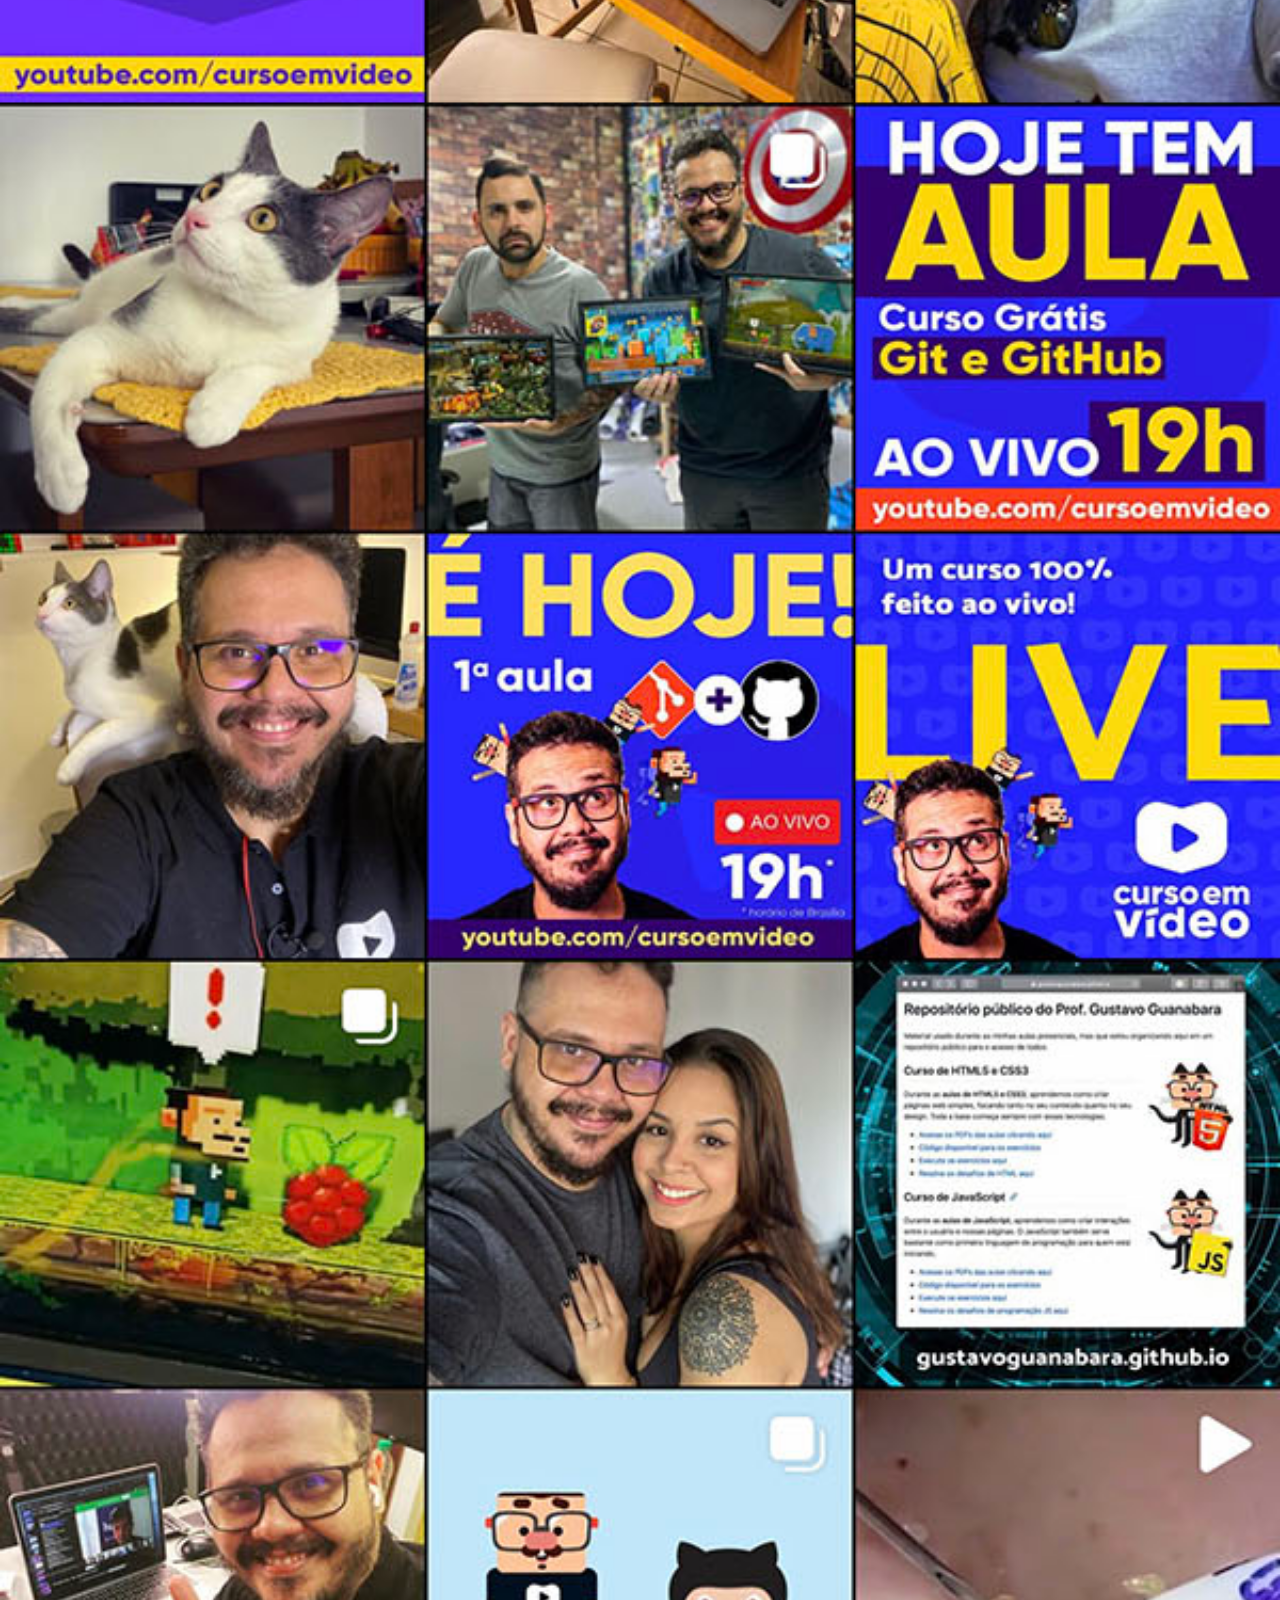
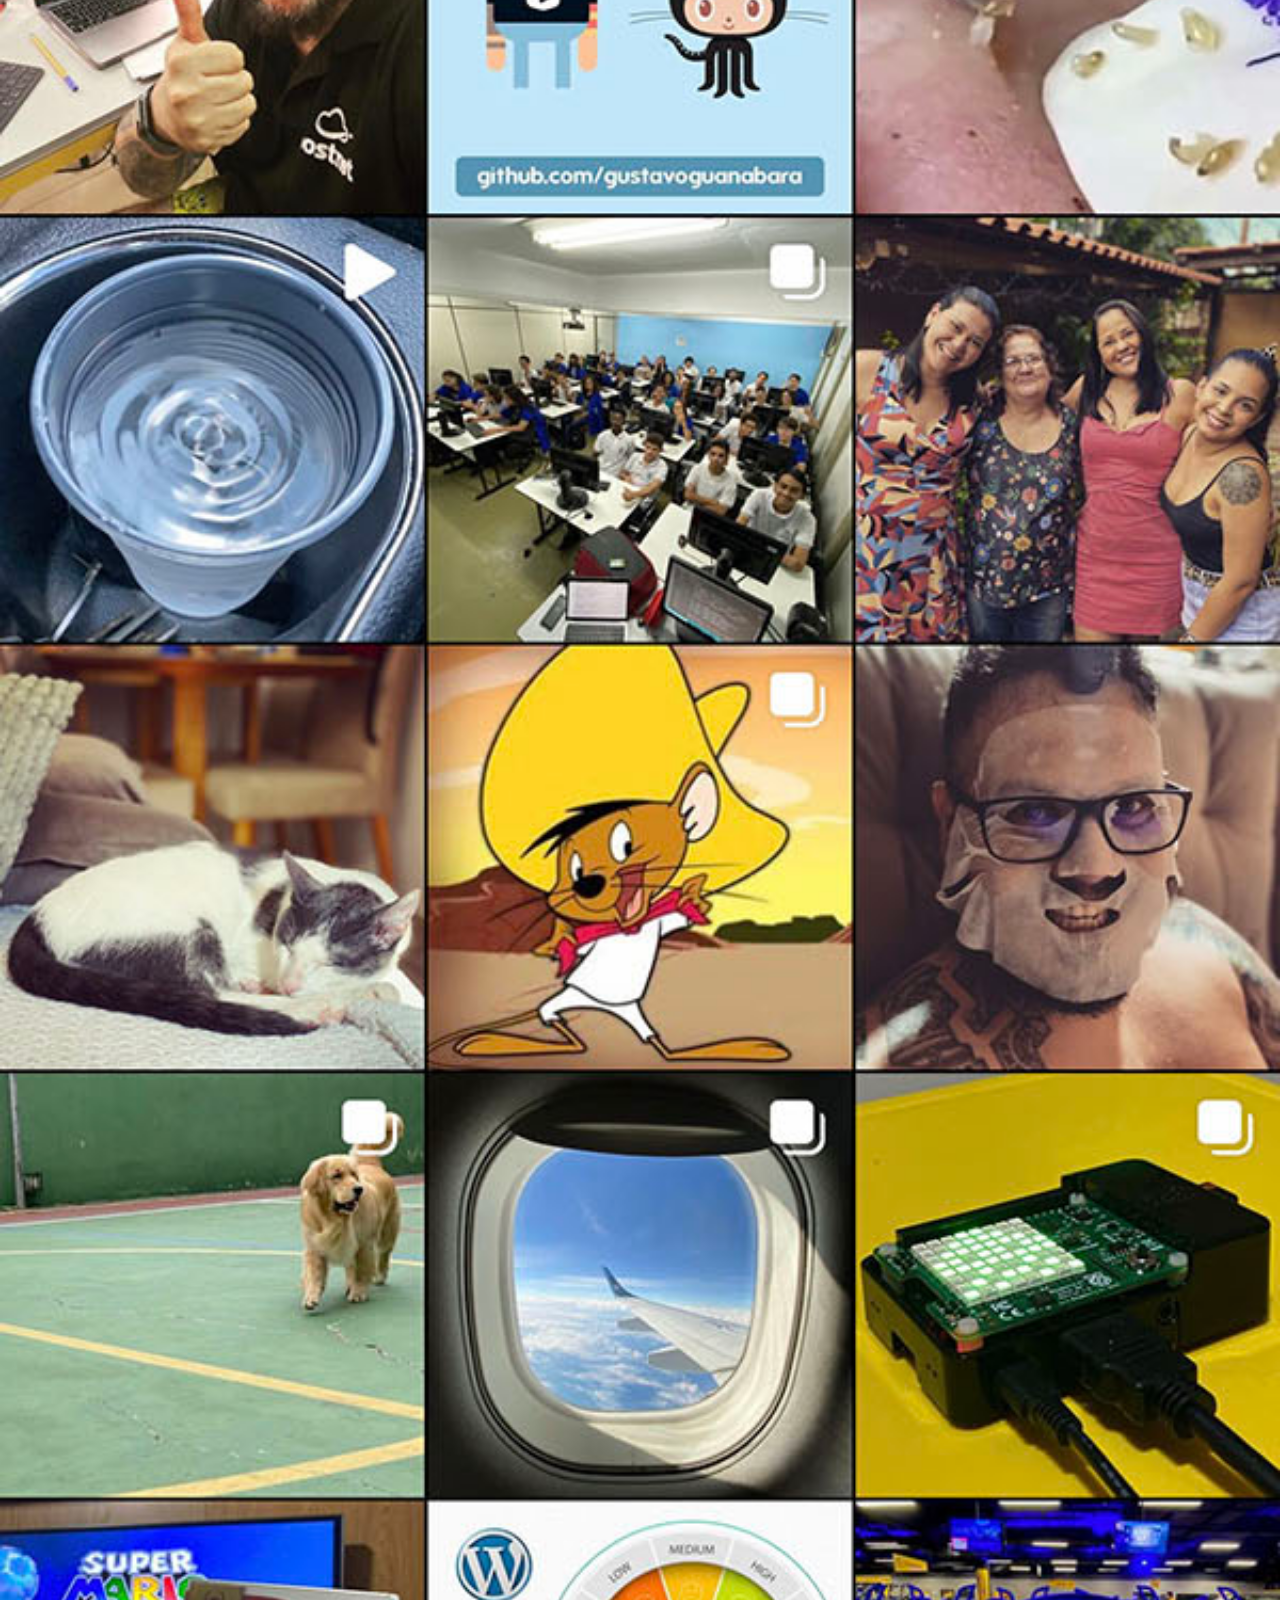
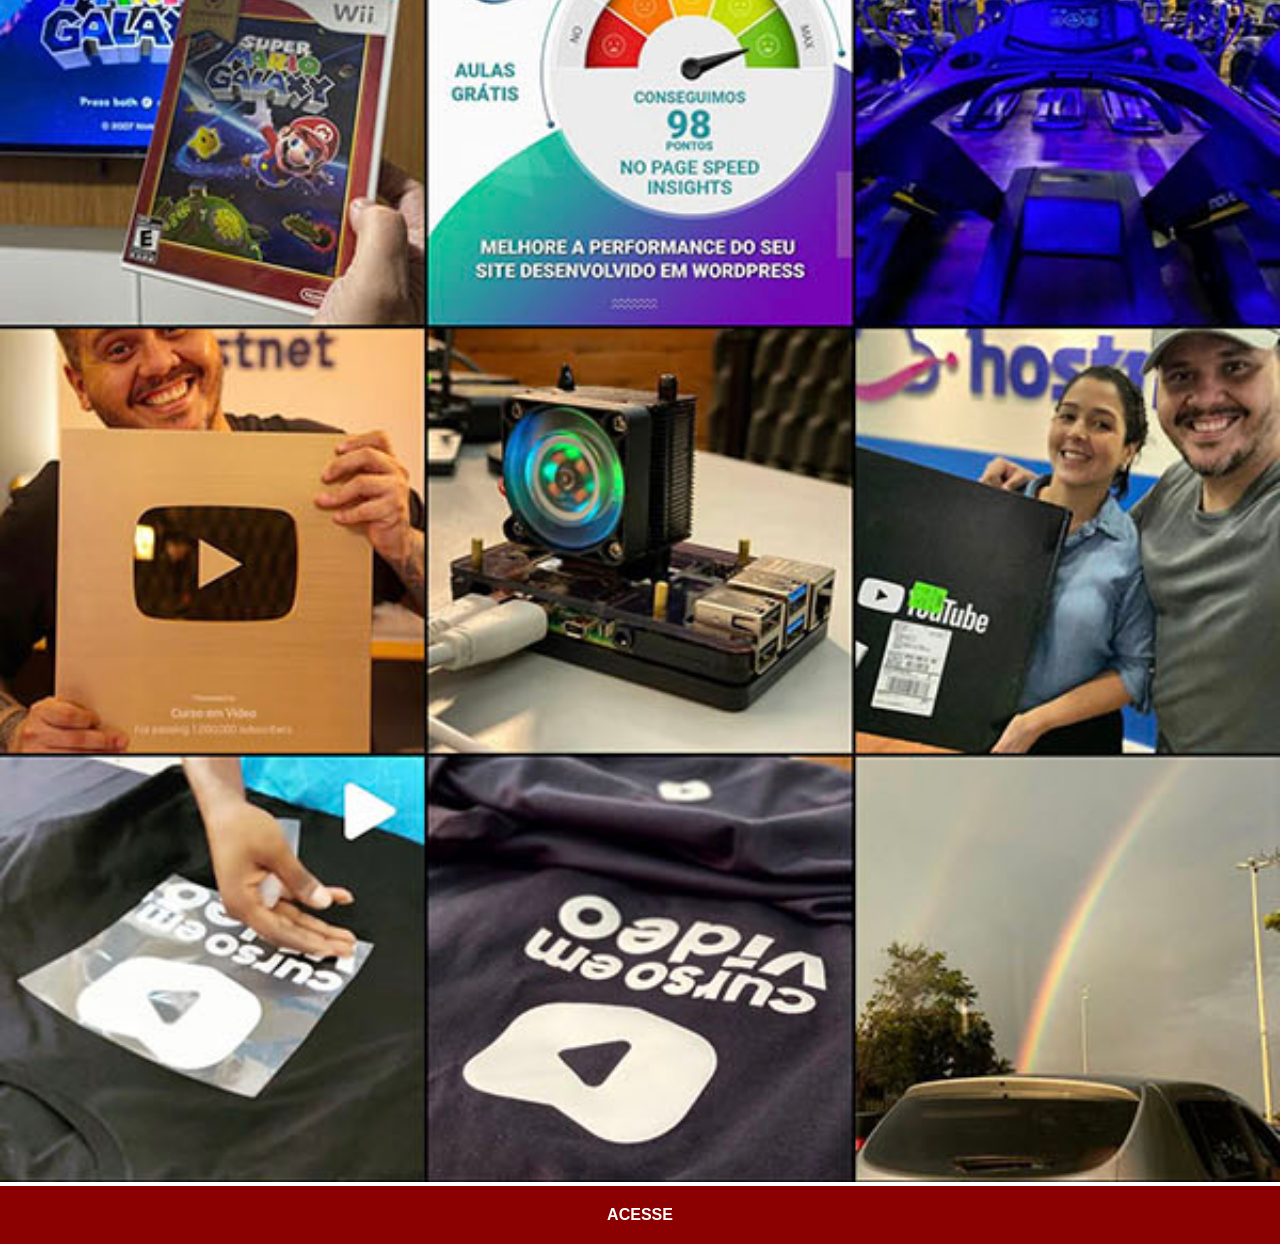
<file: instagram.html>
<!DOCTYPE html>
<html lang="en">
<head>
    <meta charset="UTF-8">
    <meta name="viewport" content="width=device-width, initial-scale=1.0">
    <title>Instagram</title>
<link rel="stylesheet" href="imagens/social.css">
</head>
<body>

    <img src="./imagens/tela-instagram.jpg" alt="">
    <a href="">ACESSE</a>
    
</body>
</html>
</file>
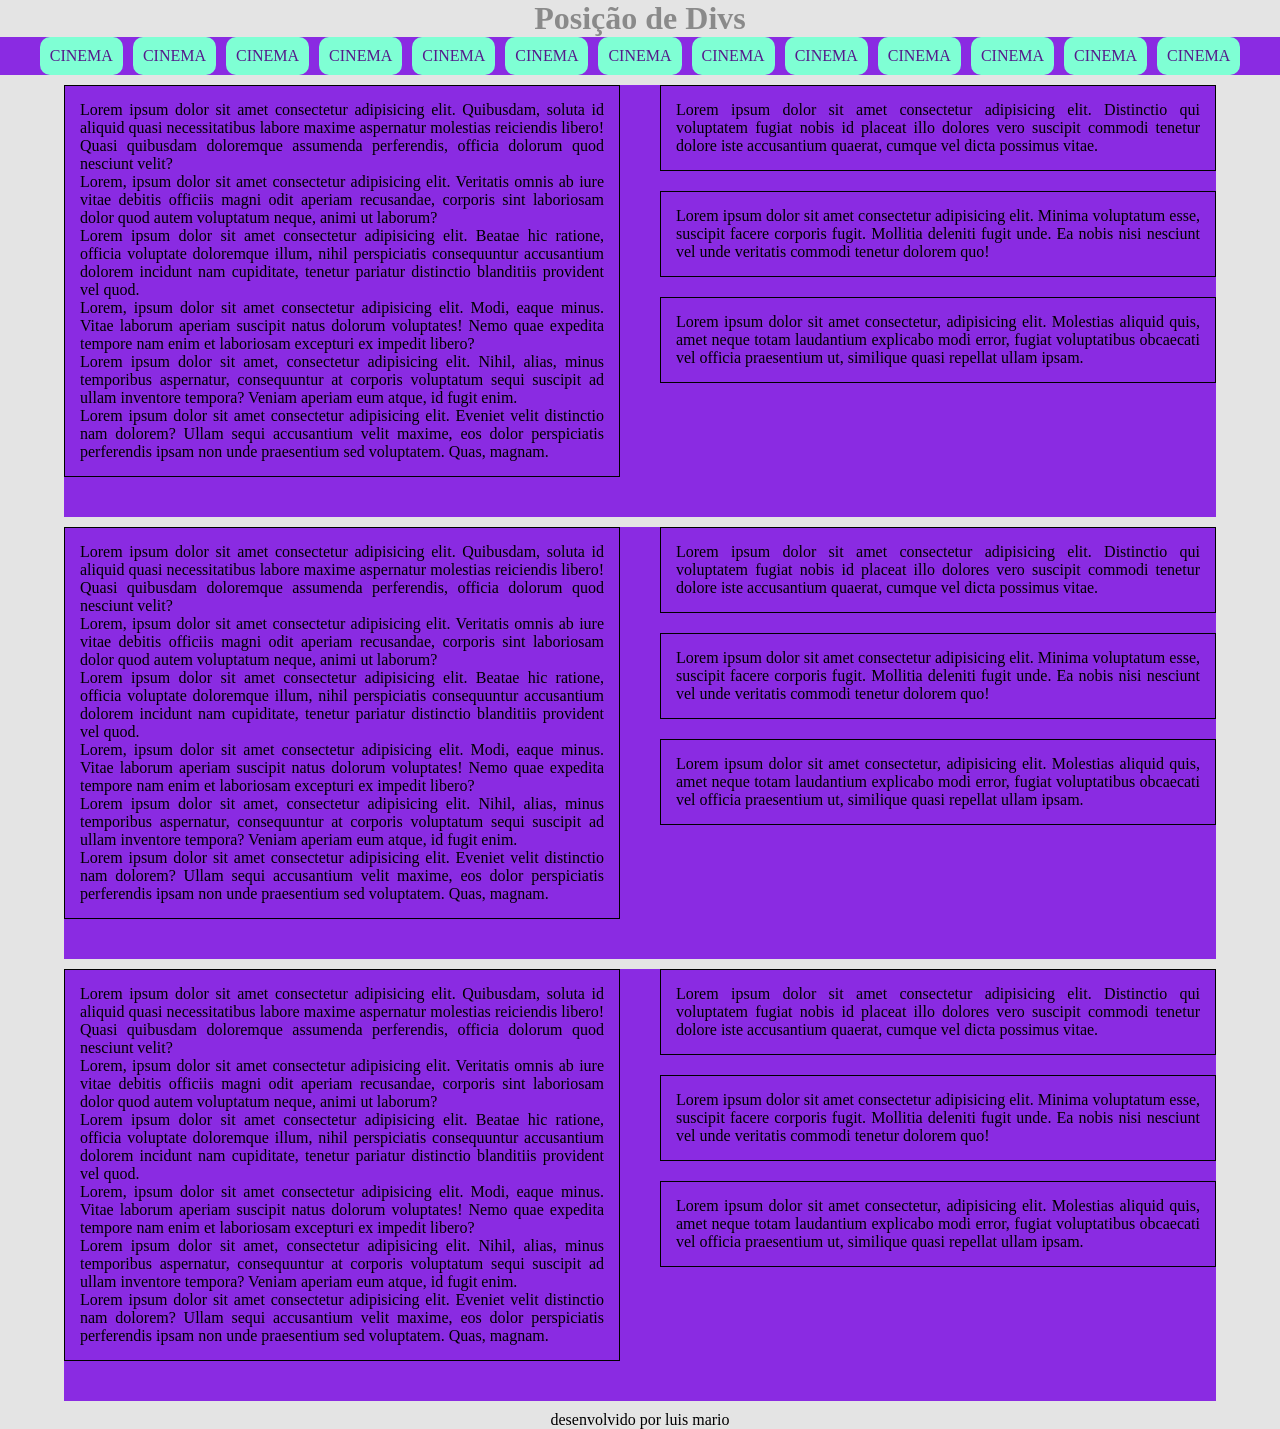
<file: teste.html>
<!DOCTYPE html>
<html lang="en">
<head>
    <meta charset="UTF-8">
    <meta name="viewport" content="width=device-width, initial-scale=1.0">
    <title>testes de posicionamento</title>

    <style>
* {
    margin: 0;
    padding: 0;
    list-style: none;
    text-decoration: none;
    box-sizing: border-box; /* Adicione isso! */
}


body {background-color: rgba(128, 128, 128, 0.207);}
h1  {text-align: center;
color: rgba(0, 0, 0, 0.395);}
 
ul {display: flex;
background-color: blueviolet;
flex-wrap: wrap;
gap: 10px;
margin-bottom: 10px;
justify-content: center;
}

li {background-color:aquamarine ;
padding: 10px;
border-radius: 10px;
}
main {
    display: flex;
    justify-content: center;
    width: 90%; /* Centraliza e deixa margem nas laterais */
    margin: auto;
    background-color: blueviolet;
    gap: 20px;
    margin-bottom: 10px;
    flex-wrap: wrap; /* Permite quebrar linha se necessário */
}

/* Garante que imagens ou textos longos não estourem a div */
div {
    overflow-wrap: break-word;
    word-wrap: break-word;
}

 section {display: flex;
        margin-bottom: 20px;
gap: 40px;}




.bloco1-filho {
    padding: 15px;
     max-width: 100vw;
    max-height: 100vh;
        margin-bottom: 20px;
    text-align: justify;
    border: 1px solid black;
}

.bloco2-filho {
        margin-bottom: 20px;
margin-bottom: 20px;


padding: 15px;
border: 1px solid black;
     max-width: 100vw;
    max-height: 100vh;
    text-align: justify;
}

@media (max-width: 769px) {
    main {
        flex-direction: column;
        padding: 10px; /* Garante espaço nas laterais */
    }

    section {
        flex-direction: column;
        width: 100%;
    }

    .bloco1, .bloco2 {
        width: 100%; /* Força as divs a ocuparem a largura disponível */
    }
}
footer > p {text-align: center;}



    </style>


</head>
<body>

    <header>
    <h1>Posição de Divs</h1>
        
    </header>

  
   <nav id="navegacao">
   <ul>

    <li><a href="">CINEMA</a></li>
    <li><a href="">CINEMA</a></li>
    <li><a href="">CINEMA</a></li>
    <li><a href="">CINEMA</a></li>
    <li><a href="">CINEMA</a></li>
    <li><a href="">CINEMA</a></li>
    <li><a href="">CINEMA</a></li>
    <li><a href="">CINEMA</a></li>
    <li><a href="">CINEMA</a></li>
    <li><a href="">CINEMA</a></li>
    <li><a href="">CINEMA</a></li>
    <li><a href="">CINEMA</a></li>
    <li><a href="">CINEMA</a></li>
           
 
   </ul>

   </nav>

   
    <main>
<section>
      <div class="bloco1">
     <div class="bloco1-filho">
        <p>Lorem ipsum dolor sit amet consectetur adipisicing elit. Quibusdam, soluta id aliquid quasi necessitatibus labore maxime aspernatur molestias reiciendis libero! Quasi quibusdam doloremque assumenda perferendis, officia dolorum quod nesciunt velit?</p>
       <p>Lorem, ipsum dolor sit amet consectetur adipisicing elit. Veritatis omnis ab iure vitae debitis officiis magni odit aperiam recusandae, corporis sint laboriosam dolor quod autem voluptatum neque, animi ut laborum?</p>
        <p>Lorem ipsum dolor sit amet consectetur adipisicing elit. Beatae hic ratione, officia voluptate doloremque illum, nihil perspiciatis consequuntur accusantium dolorem incidunt nam cupiditate, tenetur pariatur distinctio blanditiis provident vel quod.</p>
        <p>Lorem, ipsum dolor sit amet consectetur adipisicing elit. Modi, eaque minus. Vitae laborum aperiam suscipit natus dolorum voluptates! Nemo quae expedita tempore nam enim et laboriosam excepturi ex impedit libero?</p>
        <p>Lorem ipsum dolor sit amet, consectetur adipisicing elit. Nihil, alias, minus temporibus aspernatur, consequuntur at corporis voluptatum sequi suscipit ad ullam inventore tempora? Veniam aperiam eum atque, id fugit enim.</p>
        <p>Lorem ipsum dolor sit amet consectetur adipisicing elit. Eveniet velit distinctio nam dolorem? Ullam sequi accusantium velit maxime, eos dolor perspiciatis perferendis ipsam non unde praesentium sed voluptatem. Quas, magnam.</p>
     </div>

      </div>
    <div class="bloco2">
 <div class="bloco2-filho">
<p>Lorem ipsum dolor sit amet consectetur adipisicing elit. Distinctio qui voluptatem fugiat nobis id placeat illo dolores vero suscipit commodi tenetur dolore iste accusantium quaerat, cumque vel dicta possimus vitae.</p>
 </div>
  <div class="bloco2-filho">
<p>Lorem ipsum dolor sit amet consectetur adipisicing elit. Minima voluptatum esse, suscipit facere corporis fugit. Mollitia deleniti fugit unde. Ea nobis nisi nesciunt vel unde veritatis commodi tenetur dolorem quo!</p>
  </div>
   <div class="bloco2-filho">
<p>Lorem ipsum dolor sit amet consectetur, adipisicing elit. Molestias aliquid quis, amet neque totam laudantium explicabo modi error, fugiat voluptatibus obcaecati vel officia praesentium ut, similique quasi repellat ullam ipsam.</p>
   </div>

    </div>
</section>

    </main>



    <main>
<section>
      <div class="bloco1">
     <div class="bloco1-filho">
        <p>Lorem ipsum dolor sit amet consectetur adipisicing elit. Quibusdam, soluta id aliquid quasi necessitatibus labore maxime aspernatur molestias reiciendis libero! Quasi quibusdam doloremque assumenda perferendis, officia dolorum quod nesciunt velit?</p>
       <p>Lorem, ipsum dolor sit amet consectetur adipisicing elit. Veritatis omnis ab iure vitae debitis officiis magni odit aperiam recusandae, corporis sint laboriosam dolor quod autem voluptatum neque, animi ut laborum?</p>
        <p>Lorem ipsum dolor sit amet consectetur adipisicing elit. Beatae hic ratione, officia voluptate doloremque illum, nihil perspiciatis consequuntur accusantium dolorem incidunt nam cupiditate, tenetur pariatur distinctio blanditiis provident vel quod.</p>
        <p>Lorem, ipsum dolor sit amet consectetur adipisicing elit. Modi, eaque minus. Vitae laborum aperiam suscipit natus dolorum voluptates! Nemo quae expedita tempore nam enim et laboriosam excepturi ex impedit libero?</p>
        <p>Lorem ipsum dolor sit amet, consectetur adipisicing elit. Nihil, alias, minus temporibus aspernatur, consequuntur at corporis voluptatum sequi suscipit ad ullam inventore tempora? Veniam aperiam eum atque, id fugit enim.</p>
        <p>Lorem ipsum dolor sit amet consectetur adipisicing elit. Eveniet velit distinctio nam dolorem? Ullam sequi accusantium velit maxime, eos dolor perspiciatis perferendis ipsam non unde praesentium sed voluptatem. Quas, magnam.</p>
     </div>

      </div>
    <div class="bloco2">
 <div class="bloco2-filho">
<p>Lorem ipsum dolor sit amet consectetur adipisicing elit. Distinctio qui voluptatem fugiat nobis id placeat illo dolores vero suscipit commodi tenetur dolore iste accusantium quaerat, cumque vel dicta possimus vitae.</p>
 </div>
  <div class="bloco2-filho">
<p>Lorem ipsum dolor sit amet consectetur adipisicing elit. Minima voluptatum esse, suscipit facere corporis fugit. Mollitia deleniti fugit unde. Ea nobis nisi nesciunt vel unde veritatis commodi tenetur dolorem quo!</p>
  </div>
   <div class="bloco2-filho">
<p>Lorem ipsum dolor sit amet consectetur, adipisicing elit. Molestias aliquid quis, amet neque totam laudantium explicabo modi error, fugiat voluptatibus obcaecati vel officia praesentium ut, similique quasi repellat ullam ipsam.</p>
   </div>

    </div>
</section>

    </main>



        <main>
<section>
      <div class="bloco1">
     <div class="bloco1-filho">
        <p>Lorem ipsum dolor sit amet consectetur adipisicing elit. Quibusdam, soluta id aliquid quasi necessitatibus labore maxime aspernatur molestias reiciendis libero! Quasi quibusdam doloremque assumenda perferendis, officia dolorum quod nesciunt velit?</p>
       <p>Lorem, ipsum dolor sit amet consectetur adipisicing elit. Veritatis omnis ab iure vitae debitis officiis magni odit aperiam recusandae, corporis sint laboriosam dolor quod autem voluptatum neque, animi ut laborum?</p>
        <p>Lorem ipsum dolor sit amet consectetur adipisicing elit. Beatae hic ratione, officia voluptate doloremque illum, nihil perspiciatis consequuntur accusantium dolorem incidunt nam cupiditate, tenetur pariatur distinctio blanditiis provident vel quod.</p>
        <p>Lorem, ipsum dolor sit amet consectetur adipisicing elit. Modi, eaque minus. Vitae laborum aperiam suscipit natus dolorum voluptates! Nemo quae expedita tempore nam enim et laboriosam excepturi ex impedit libero?</p>
        <p>Lorem ipsum dolor sit amet, consectetur adipisicing elit. Nihil, alias, minus temporibus aspernatur, consequuntur at corporis voluptatum sequi suscipit ad ullam inventore tempora? Veniam aperiam eum atque, id fugit enim.</p>
        <p>Lorem ipsum dolor sit amet consectetur adipisicing elit. Eveniet velit distinctio nam dolorem? Ullam sequi accusantium velit maxime, eos dolor perspiciatis perferendis ipsam non unde praesentium sed voluptatem. Quas, magnam.</p>
     </div>

      </div>
    <div class="bloco2">
 <div class="bloco2-filho">
<p>Lorem ipsum dolor sit amet consectetur adipisicing elit. Distinctio qui voluptatem fugiat nobis id placeat illo dolores vero suscipit commodi tenetur dolore iste accusantium quaerat, cumque vel dicta possimus vitae.</p>
 </div>
  <div class="bloco2-filho">
<p>Lorem ipsum dolor sit amet consectetur adipisicing elit. Minima voluptatum esse, suscipit facere corporis fugit. Mollitia deleniti fugit unde. Ea nobis nisi nesciunt vel unde veritatis commodi tenetur dolorem quo!</p>
  </div>
   <div class="bloco2-filho">
<p>Lorem ipsum dolor sit amet consectetur, adipisicing elit. Molestias aliquid quis, amet neque totam laudantium explicabo modi error, fugiat voluptatibus obcaecati vel officia praesentium ut, similique quasi repellat ullam ipsam.</p>
   </div>

    </div>
</section>


    </main>
    
    <footer><p>desenvolvido por luis mario</p></footer>
</body>
</html>
</file>
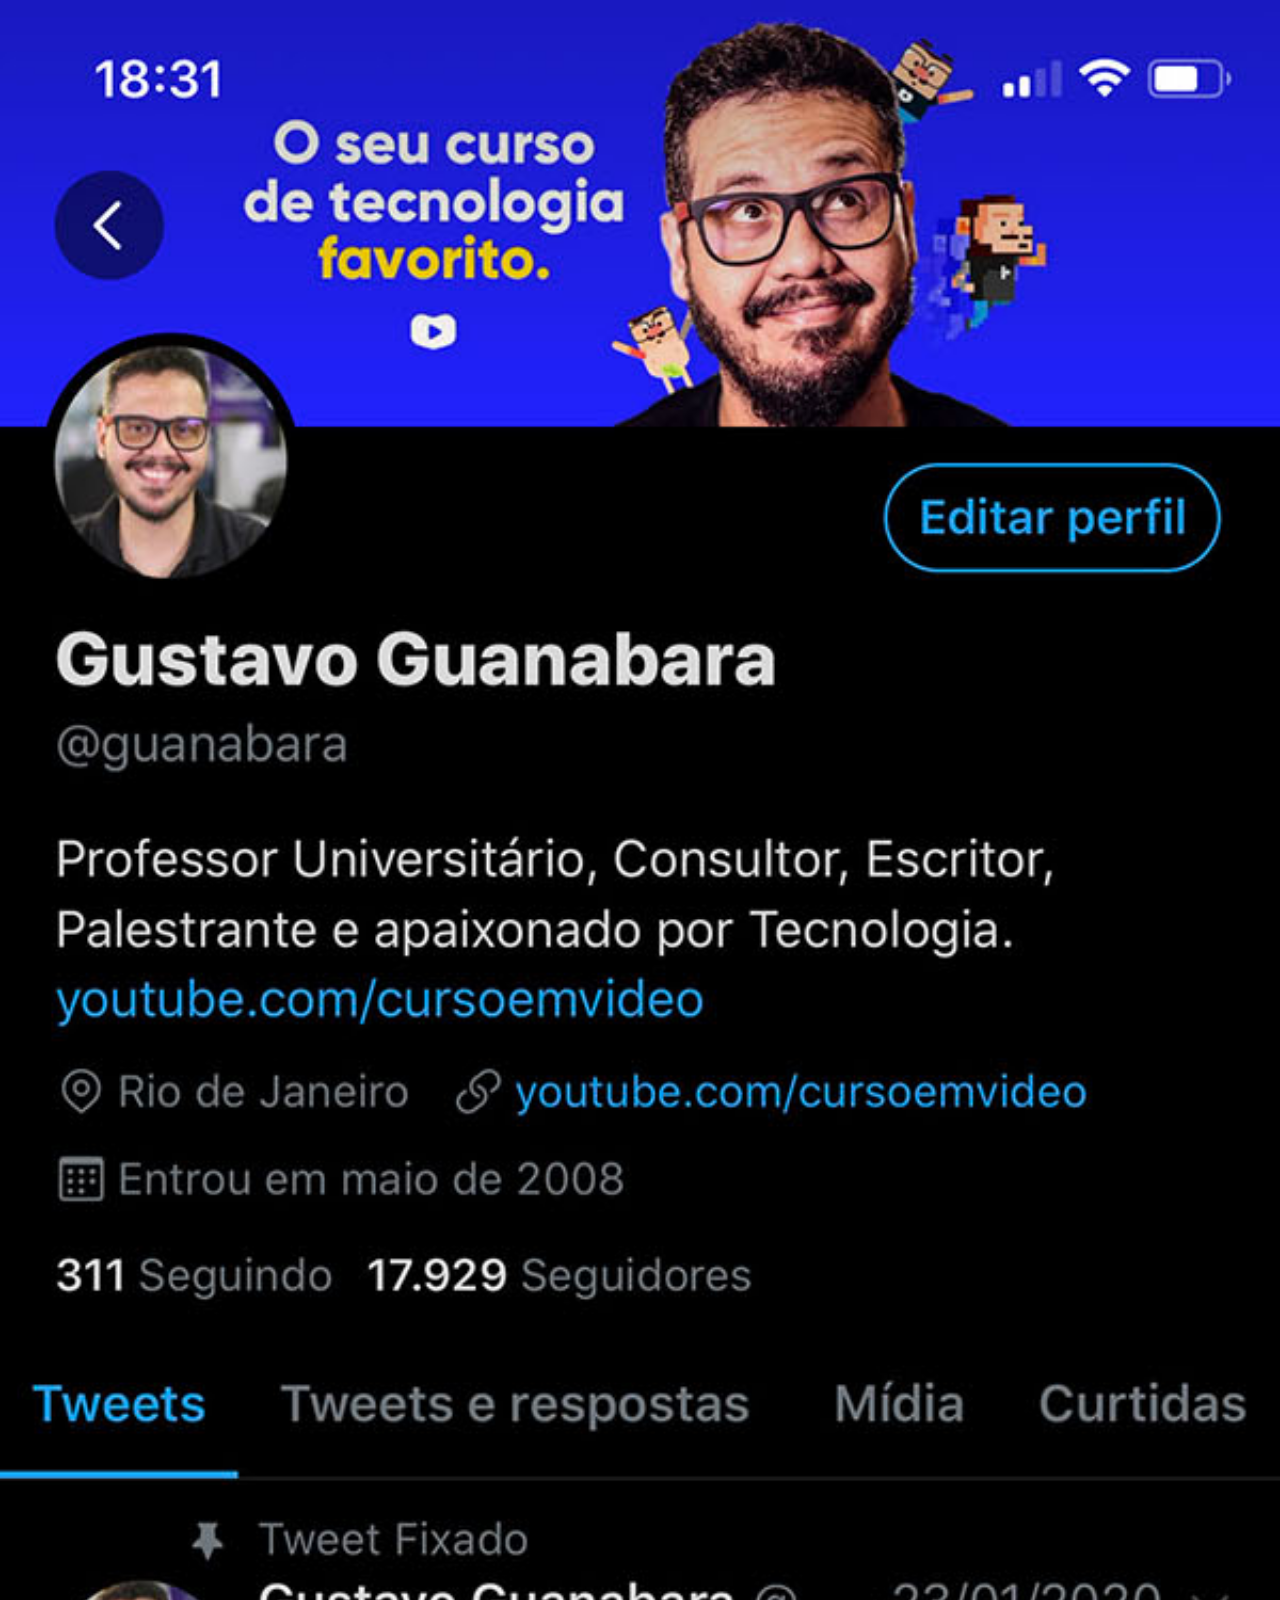
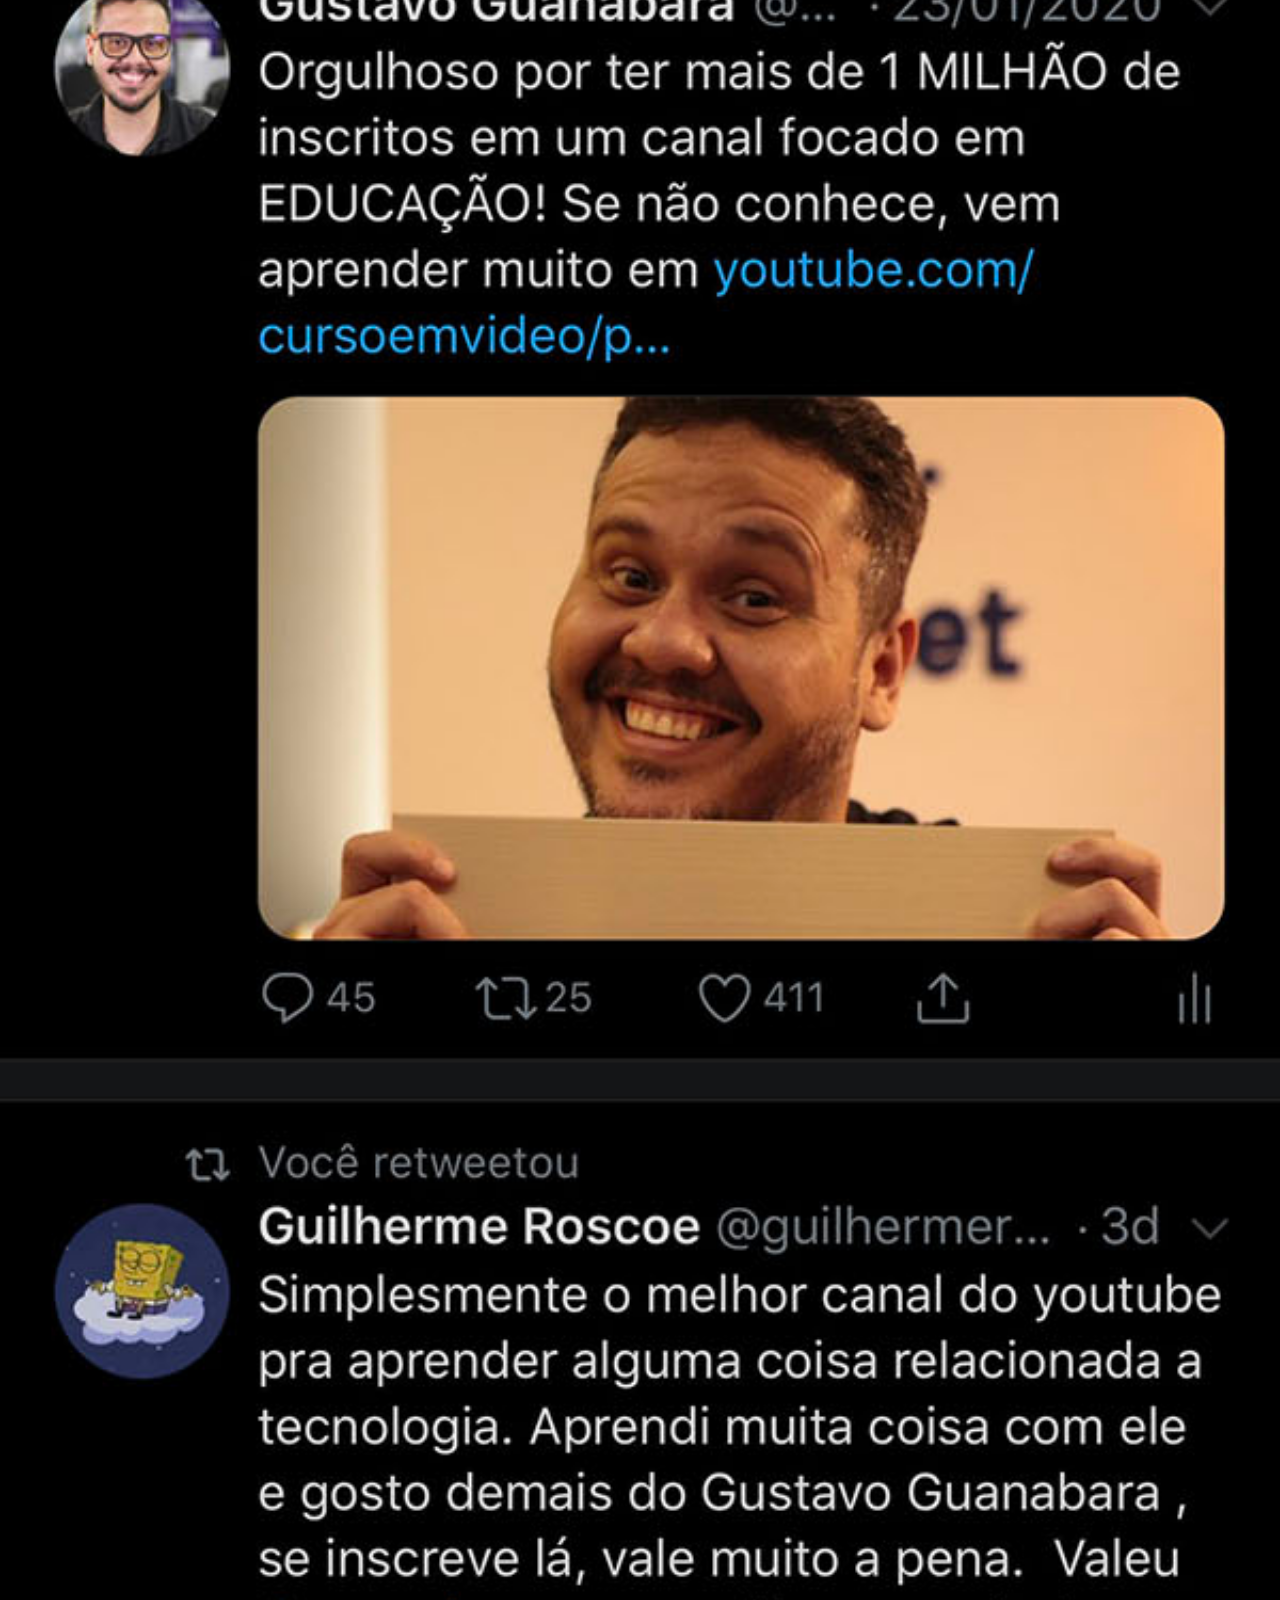
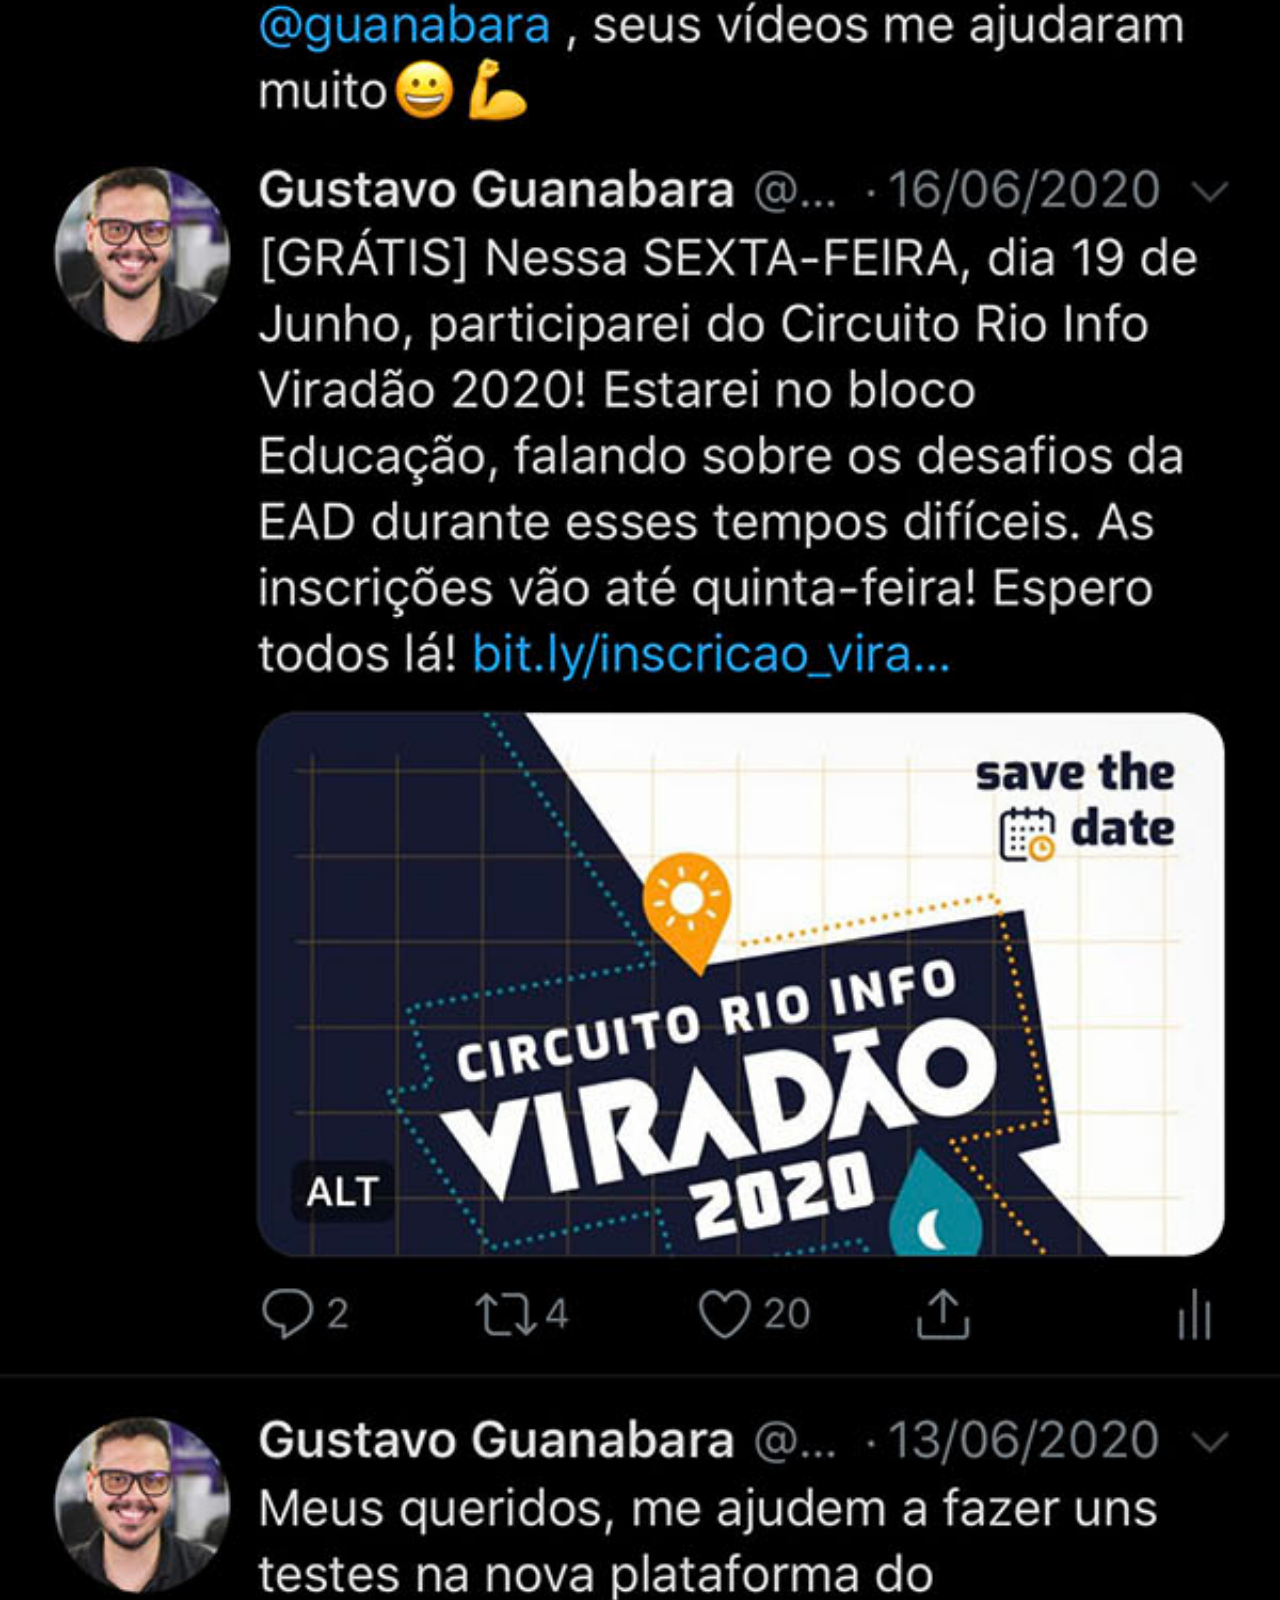
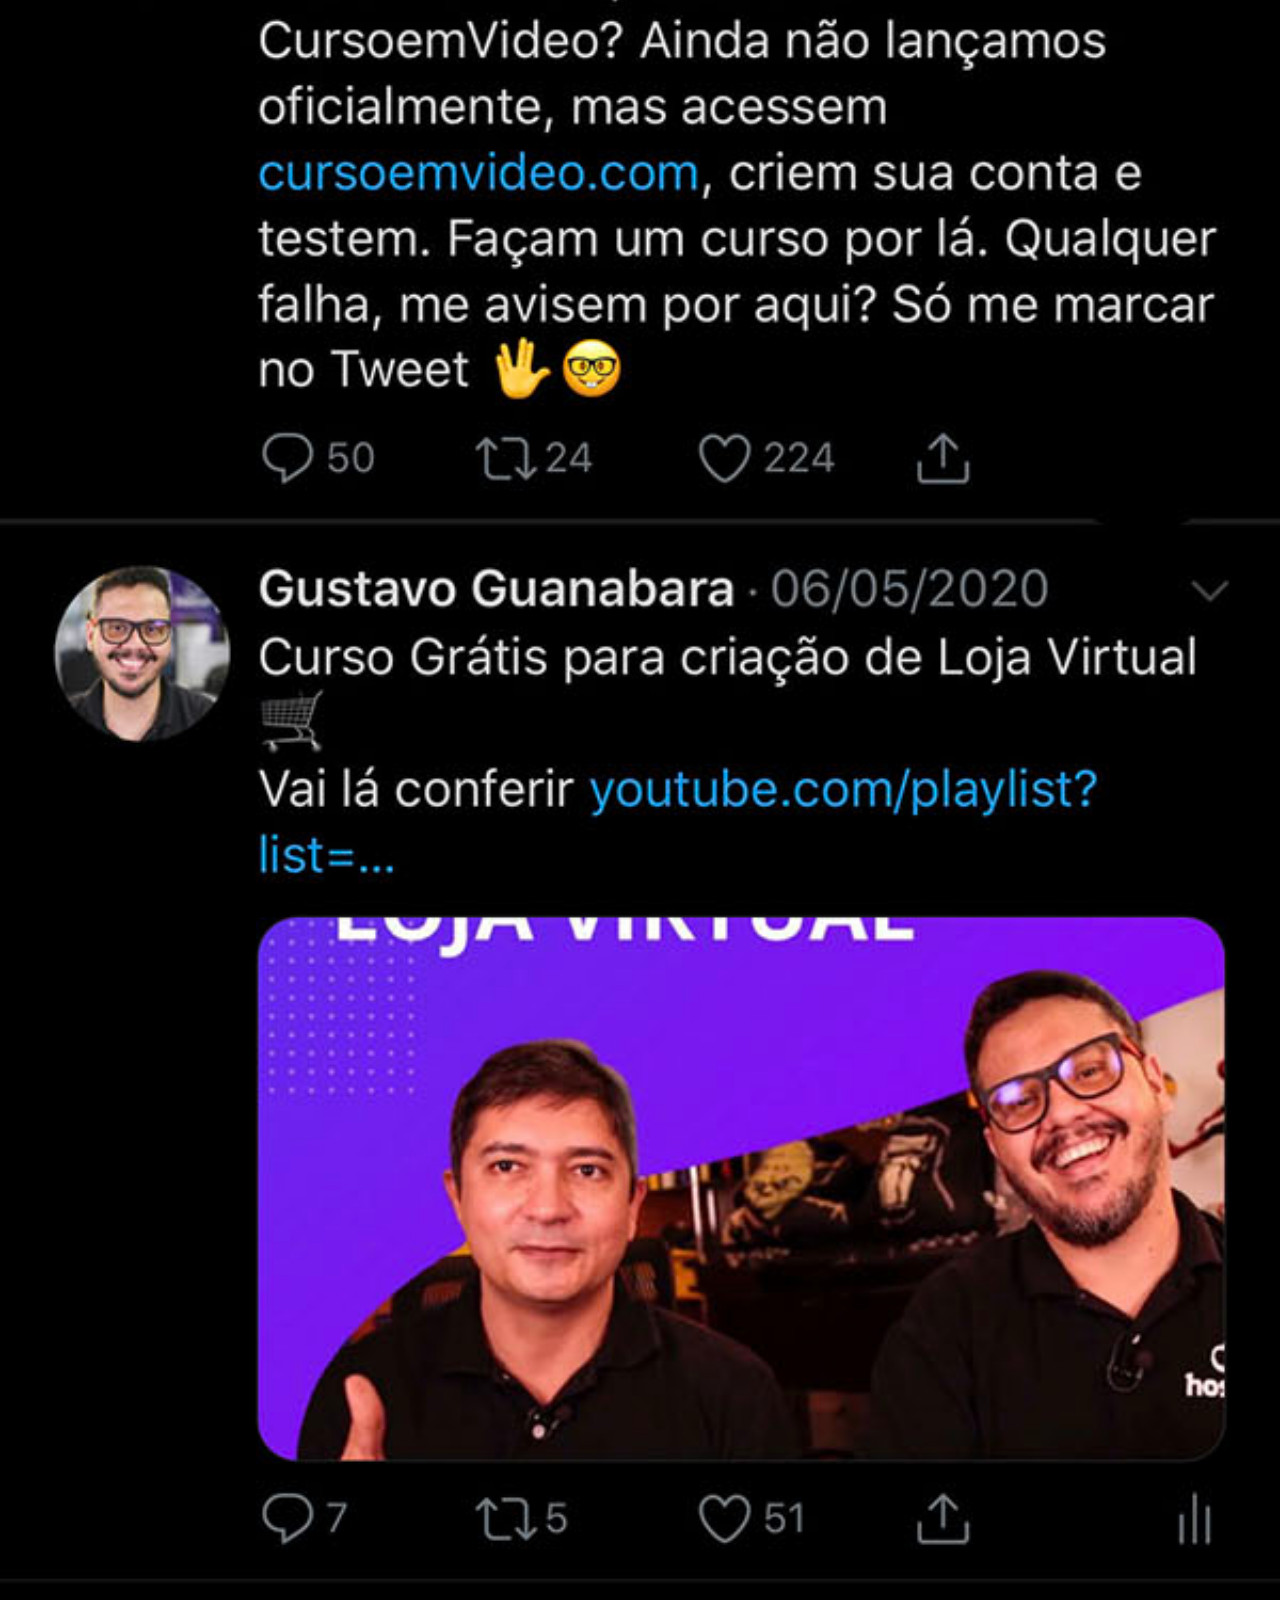
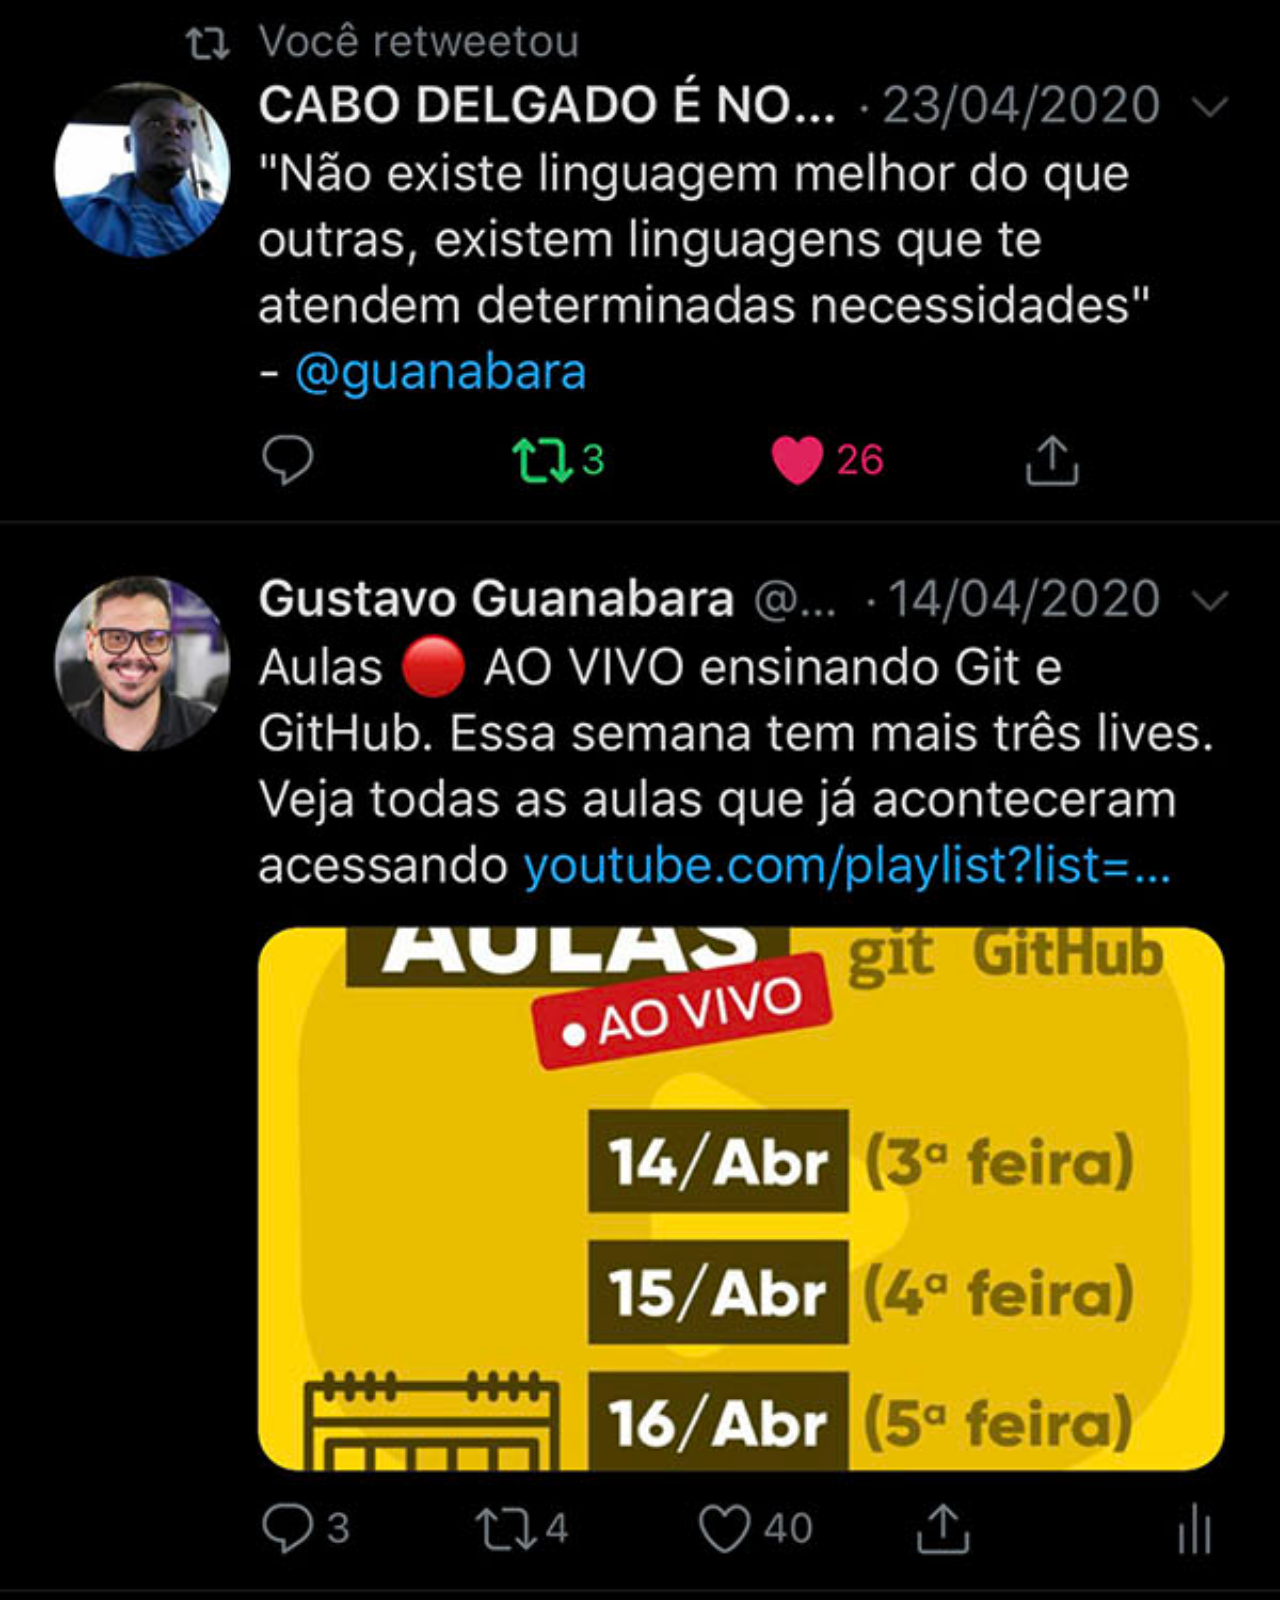
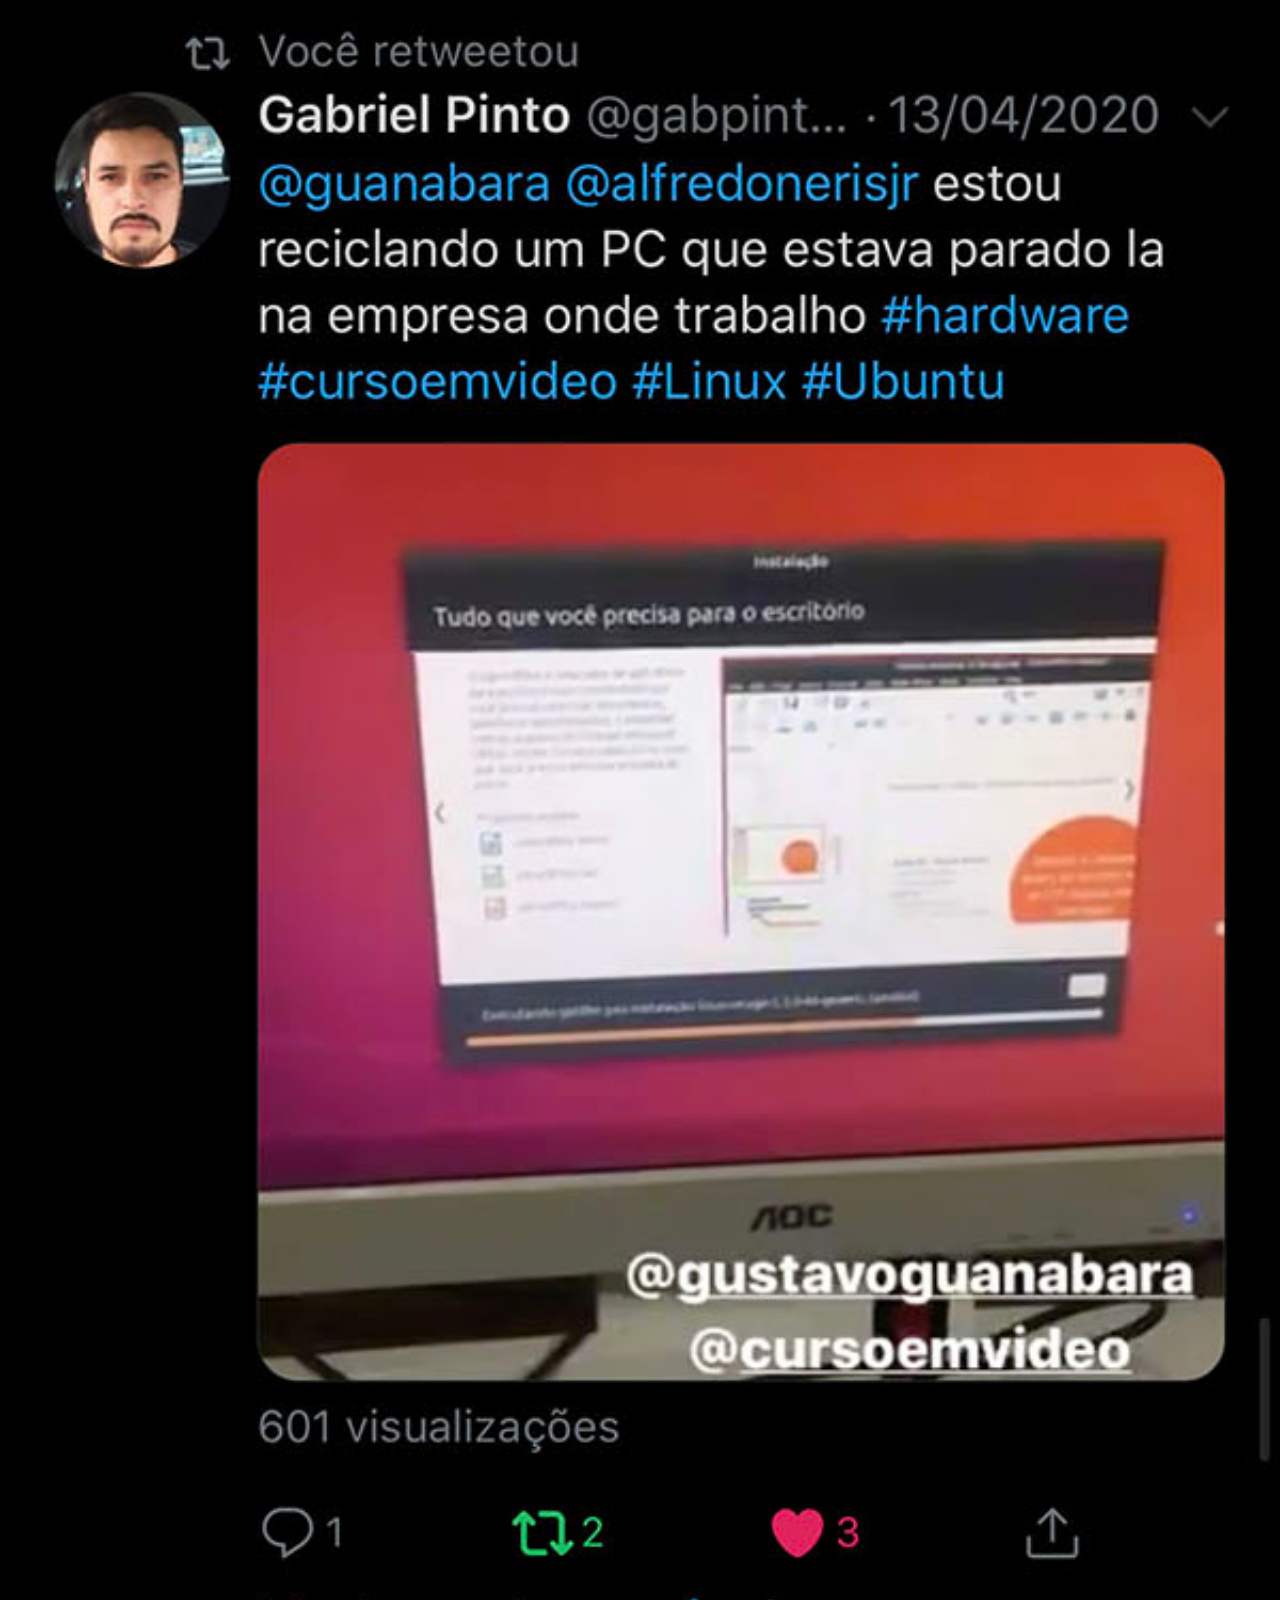
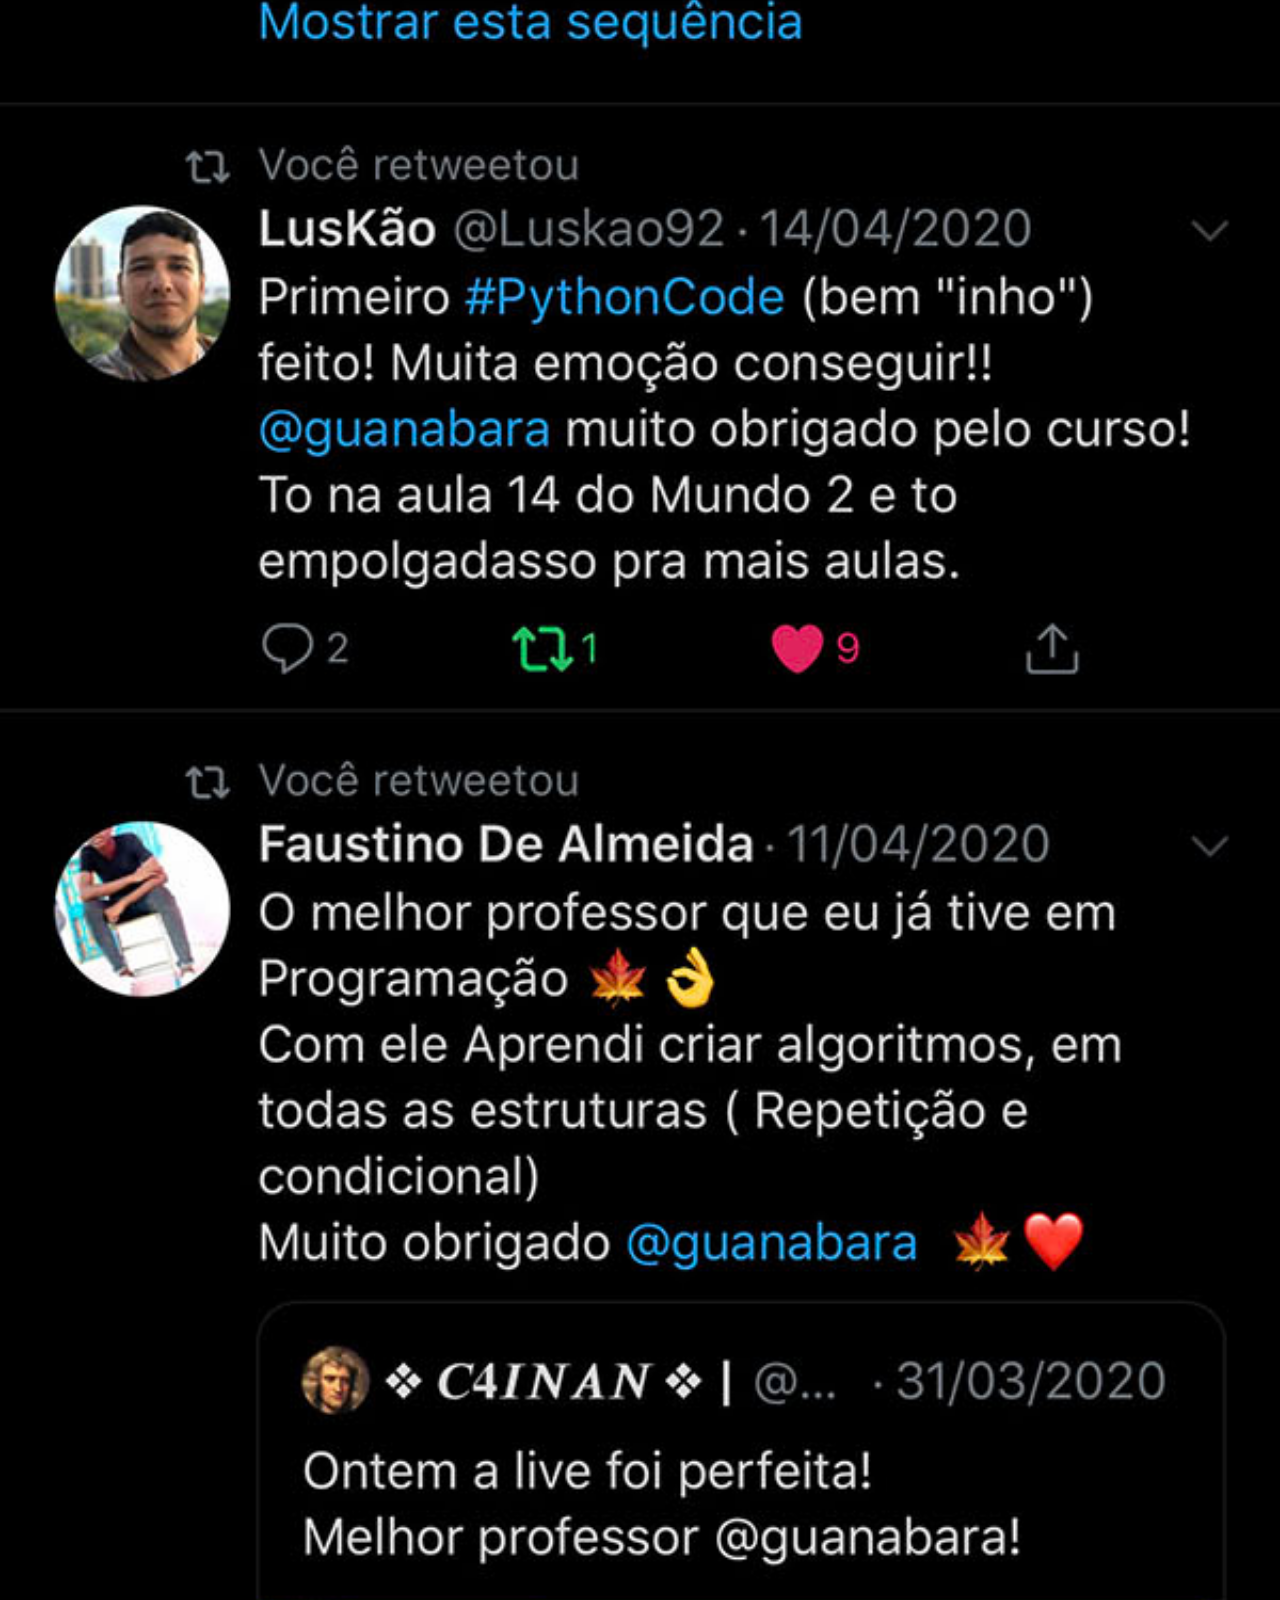
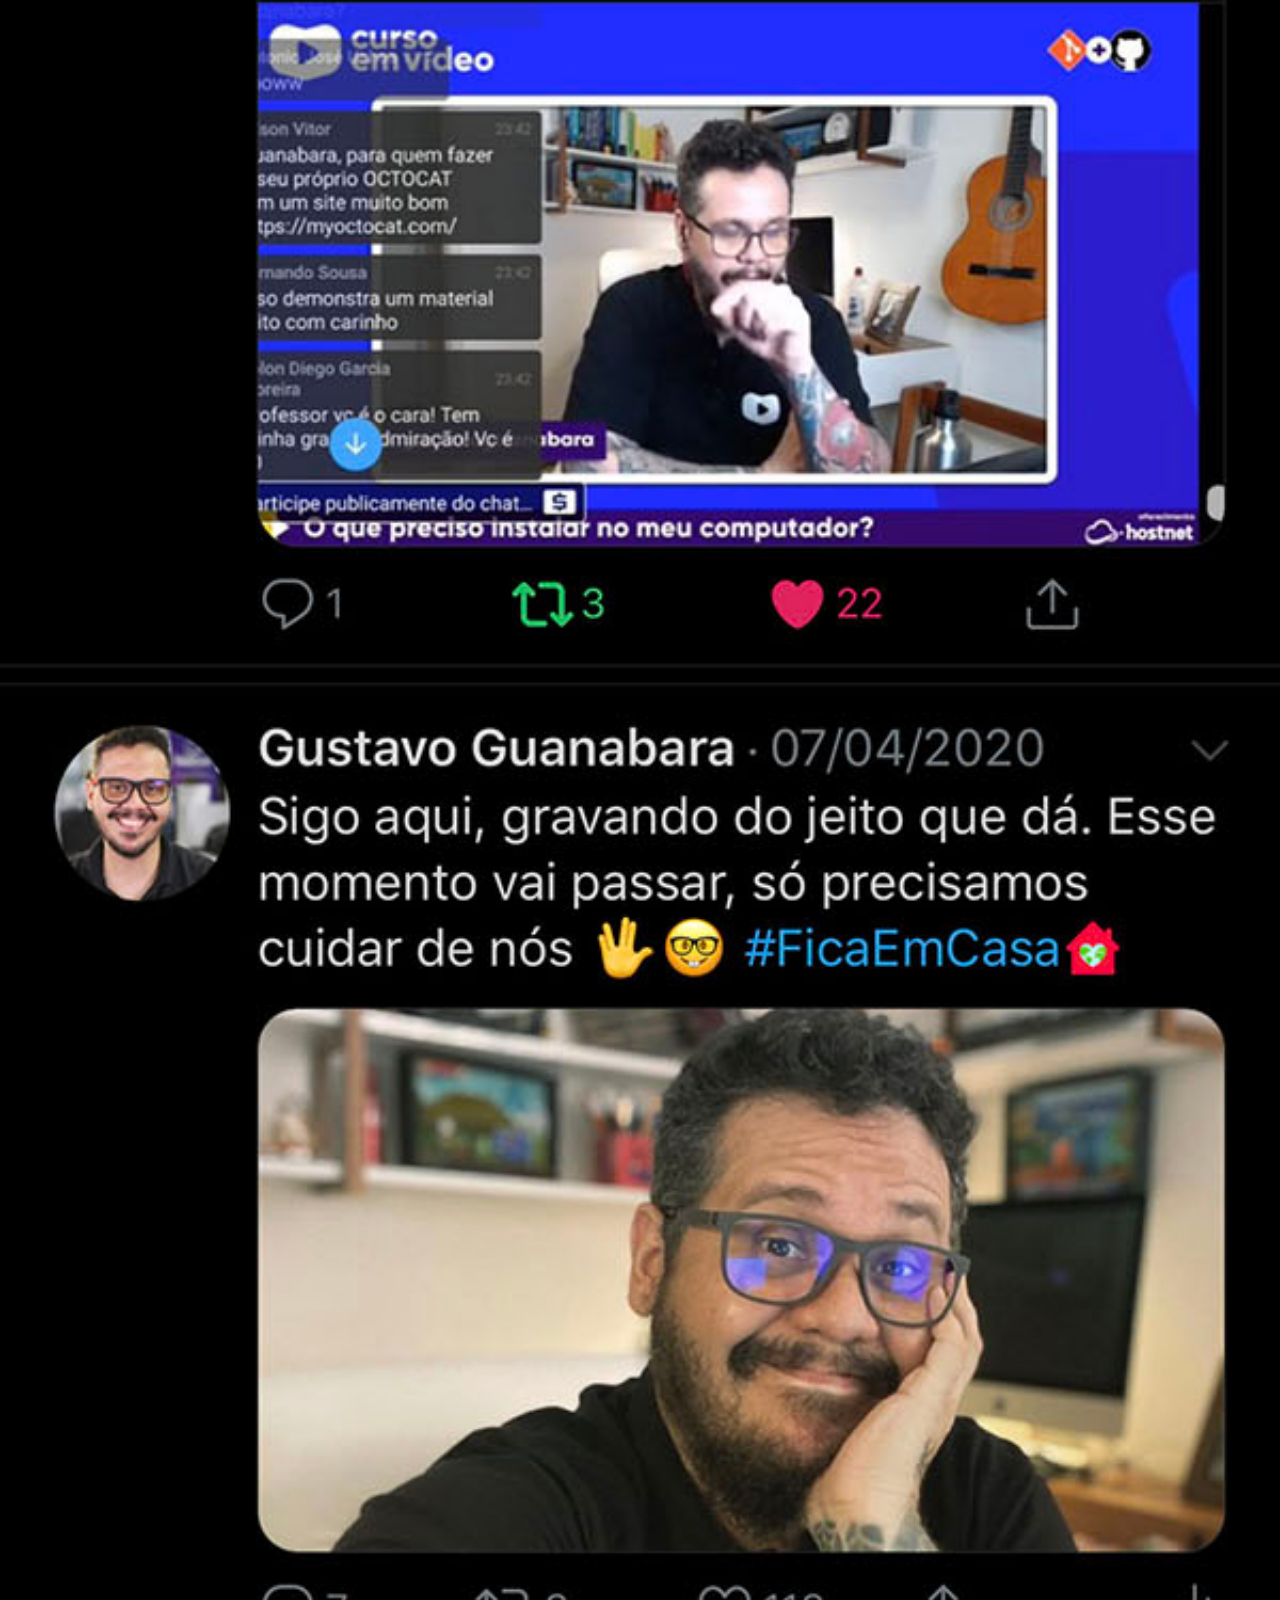
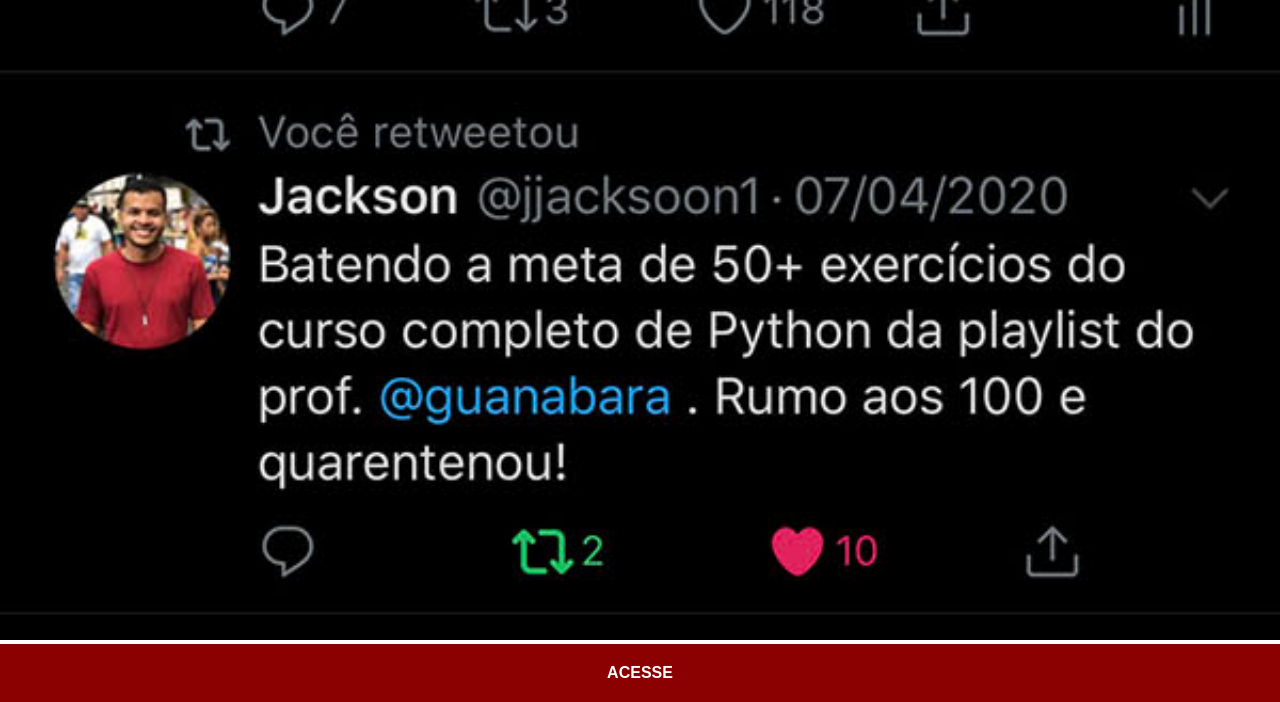
<file: twiiter.html>
<!DOCTYPE html>
<html lang="en">
<head>
    <meta charset="UTF-8">
    <meta name="viewport" content="width=device-width, initial-scale=1.0">
    <title>TWIITER</title>
    <link rel="stylesheet" href="imagens/social.css">
</head>
<body>

    <img src="./imagens/tela-twitter.jpg" alt="">
    <a href="">ACESSE</a>
    
</body>
</html>
</file>
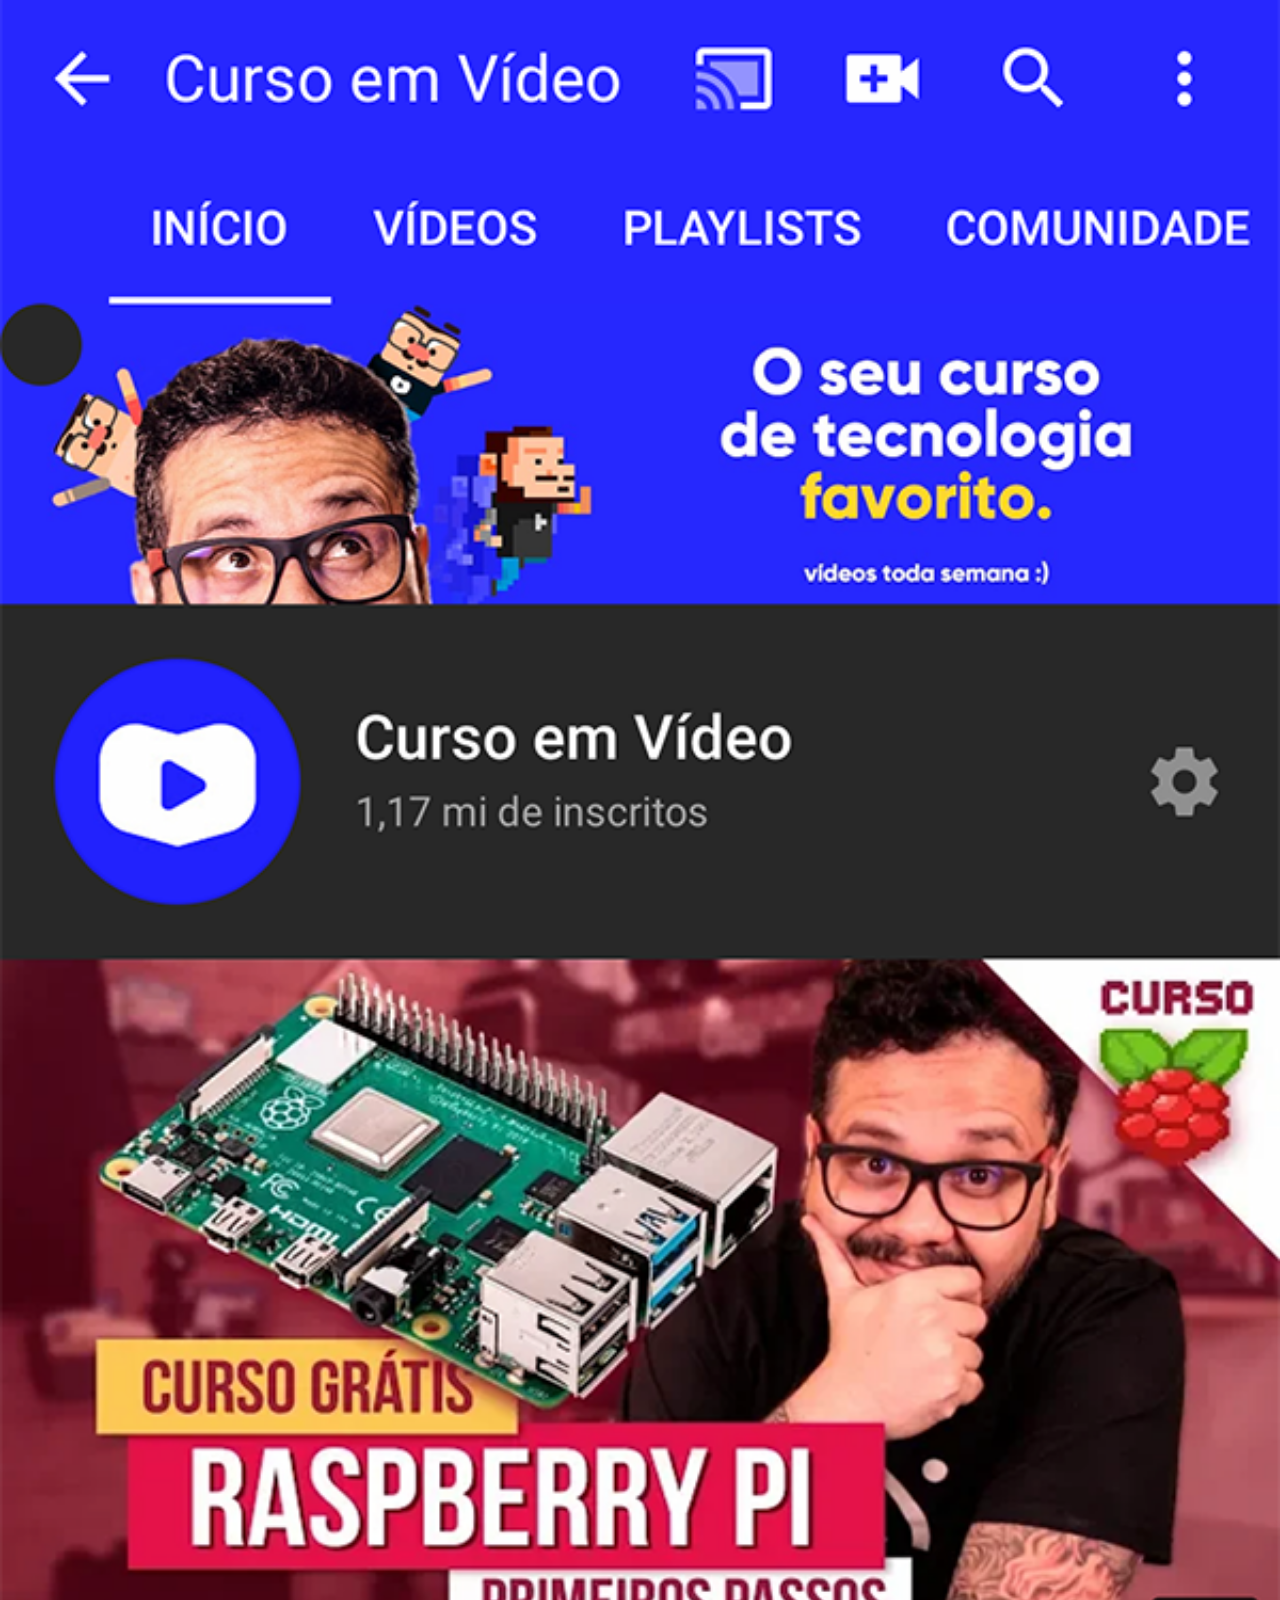
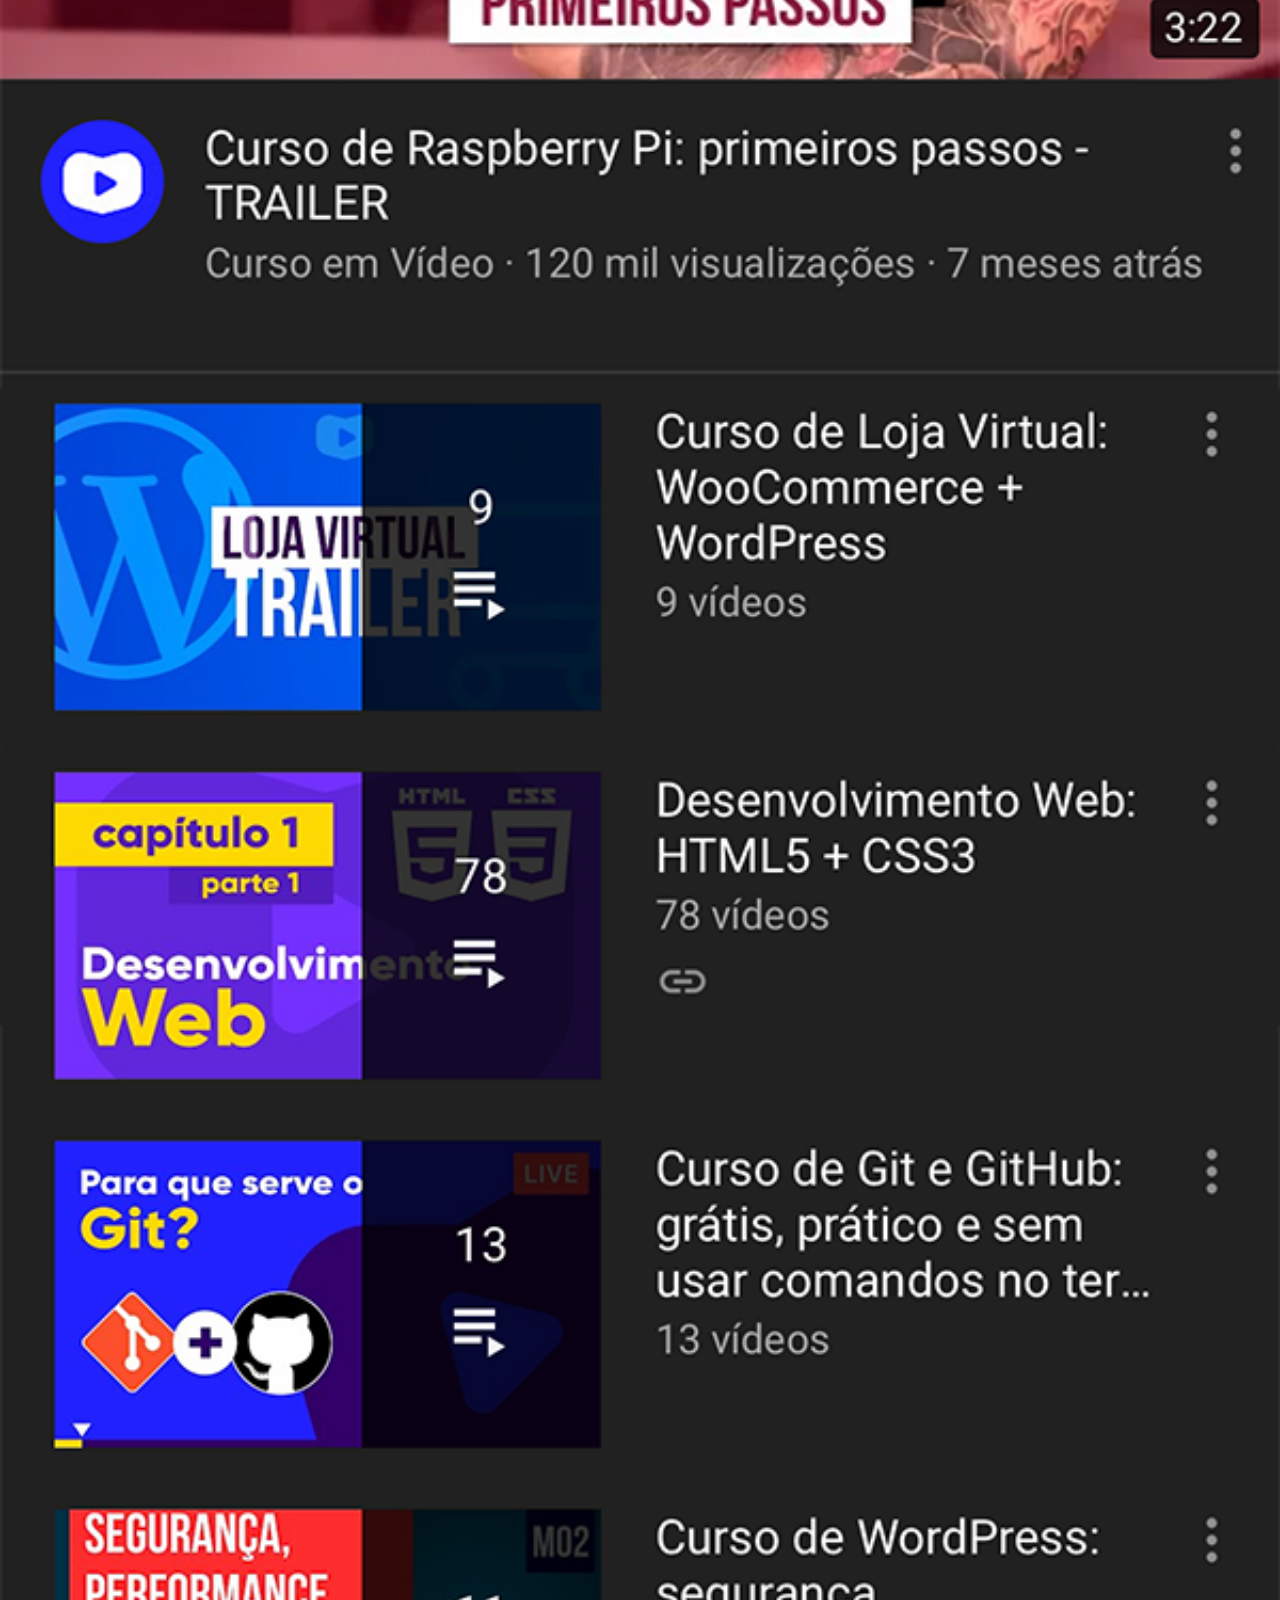
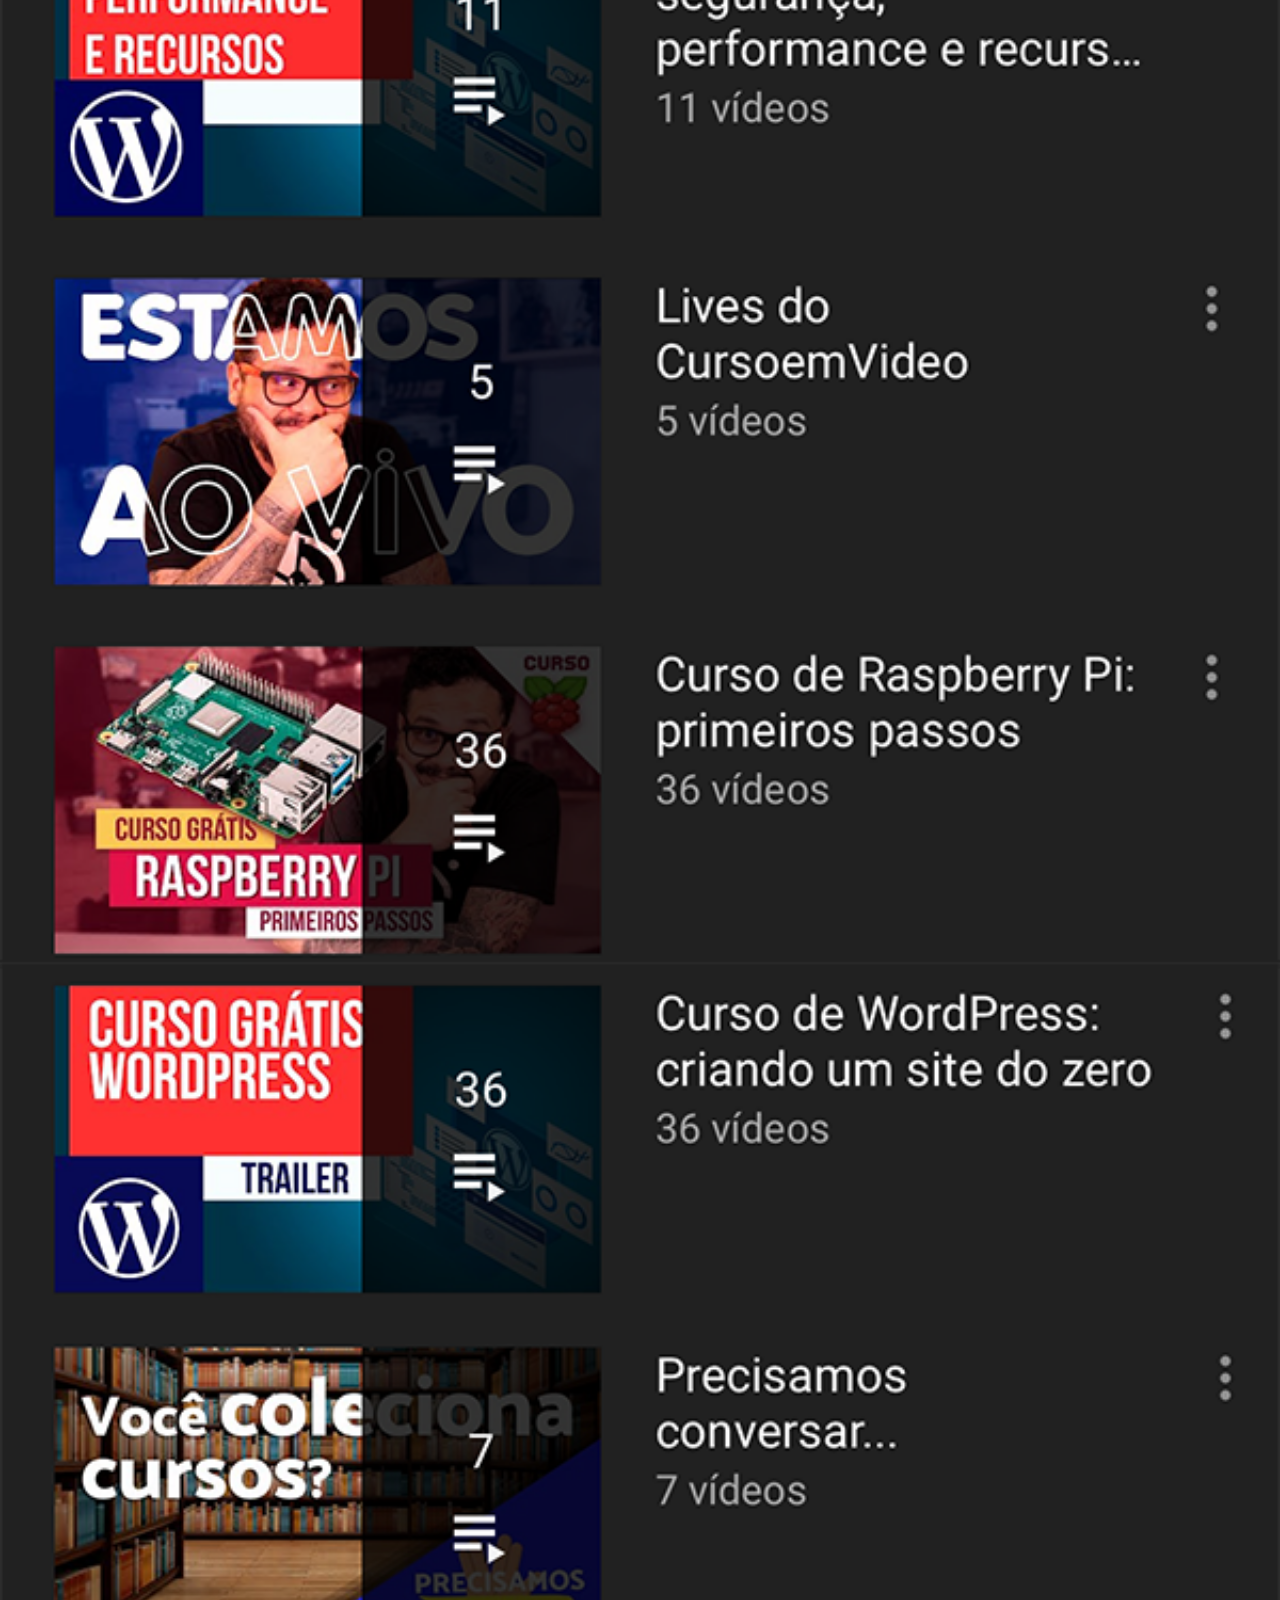
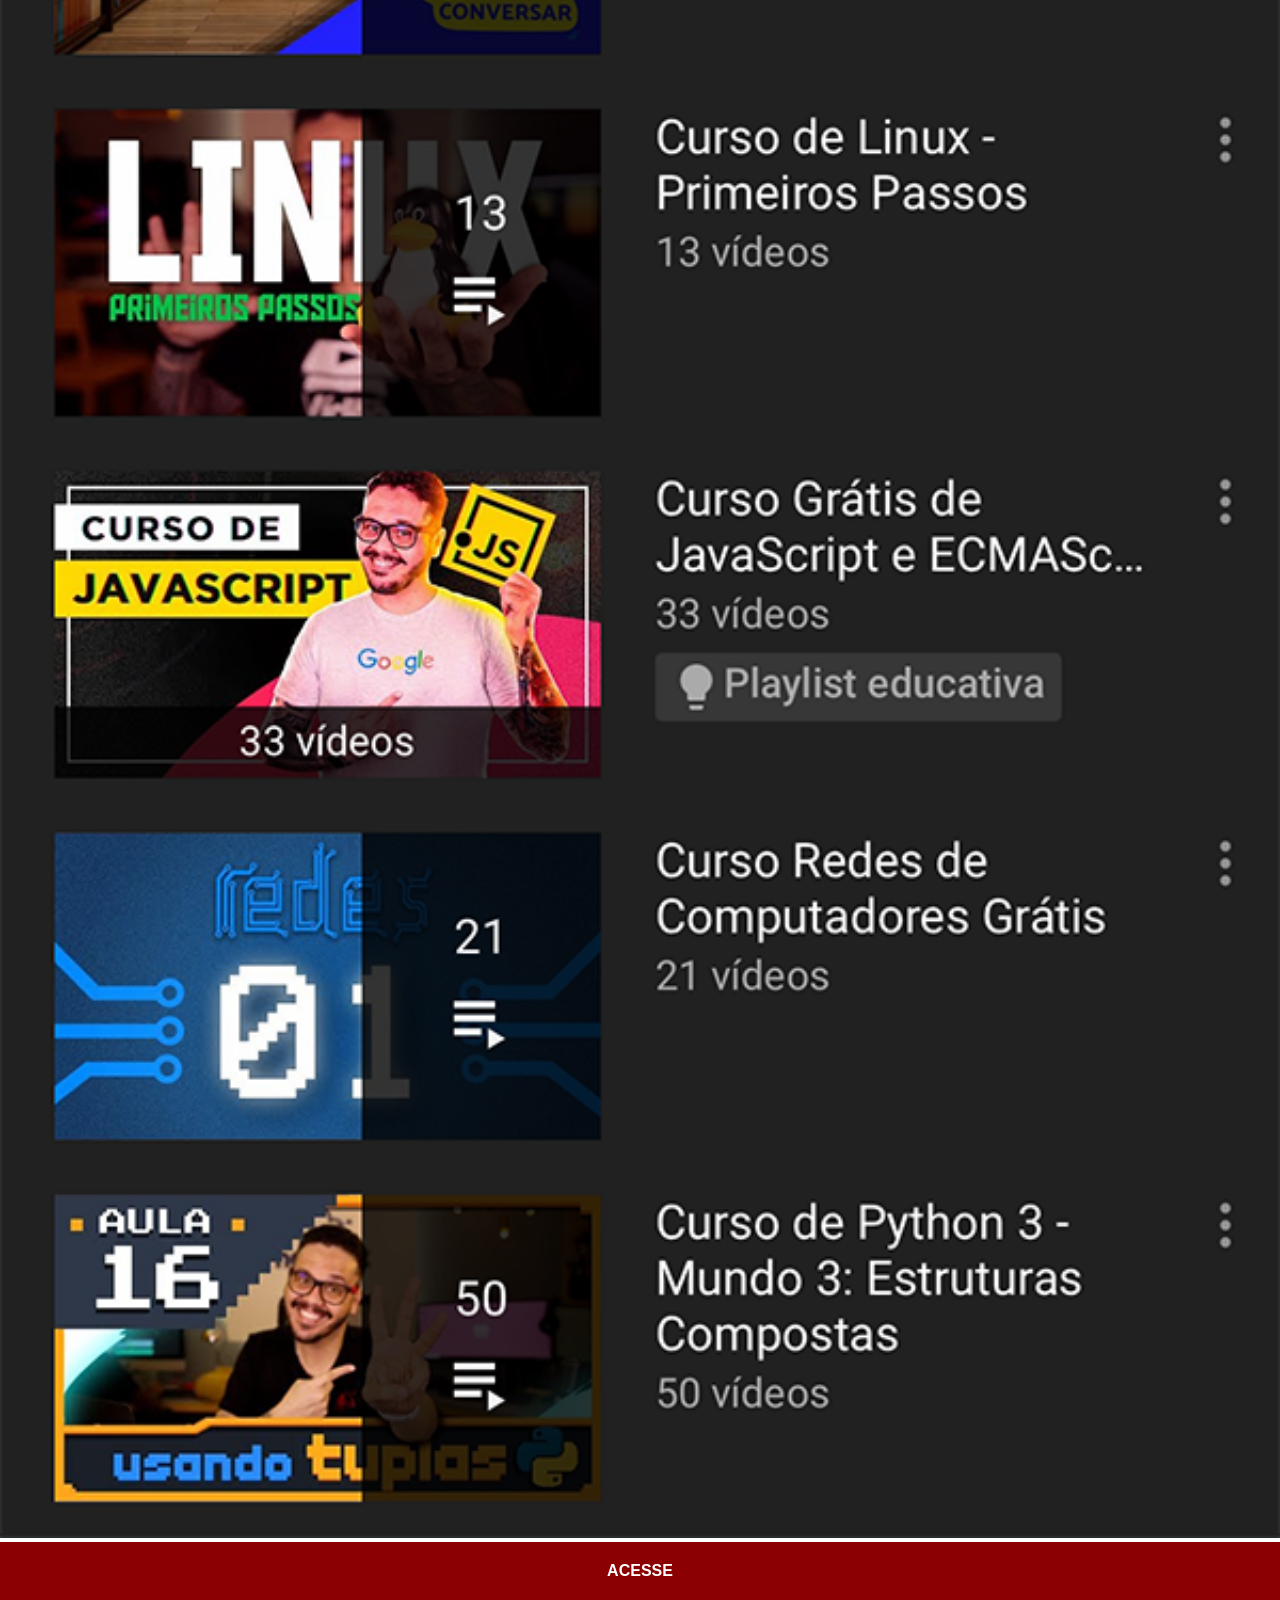
<file: youtube.html>
<!DOCTYPE html>
<html lang="en">
<head>
    <meta charset="UTF-8">
    <meta name="viewport" content="width=device-width, initial-scale=1.0">
    <title>Youtube</title>
    <link rel="stylesheet" href="imagens/social.css">

</head>
<body>

    <img src="./imagens/tela-youtube.png" alt="">
    <a href="https://www.youtube.com/@cursoemvideo/playlists" target="_blank">ACESSE</a>
    
</body>
</html>
</file>
<file: estilos/style.css>
@charset "UTF-08";


* {margin: 0px;
padding: 0px;
font-family: Arial, Helvetica, sans-serif;}

html,body {
    height: 100vh;
    width: 100vw;
  
}

body {background: url(../imagens/fundo-madeira.jpg) no-repeat top center;
background-size: cover;
background-attachment: fixed;}


main {height: 100vh;
    width: 100vw;
    position: relative;

}

section#telefone {
height: 627px;
width: 311px;
position: absolute;
left: 50%;

background:url(../imagens/frame-iphone.png) no-repeat;
top: 50%;
transform: translate(-50%,-50%);
}


   


iframe#tela {position: relative;
top: 80px;
left: 23px;
width: 270px;
height: 471px;}


section#redes-sociais {
    text-align: right;
}

section#redes-sociais img {
    margin: 10px;
    box-sizing: border-box;
    border-radius: 50%;
    box-shadow: 2px 2px 5px black;
    width: 50px;}


    section#redes-sociais img:hover {

        transform: translate(-3px,-3px);
        box-shadow: 5px 5px 10px  black;
        transition:transform 1s;
        border: 2px solid rgba(255, 255, 255, 0.623);}

        ::-webkit-scrollbar {width: 0px;
height: 0px;}
</file>
<file: imagens/social.css>
@charset "UTF-08";

* {margin: 0px;
padding: 0px;
font-family: Arial, Helvetica, sans-serif;}

::-webkit-scrollbar {width: 0px;
height: 0px;}

img {width: 100vw;}

a:hover {background-color: red;}
a {display: block;
background-color: darkred;
padding: 20px;
color: white;
text-align: center;
font-weight: bolder;
text-decoration: none;}
</file>
